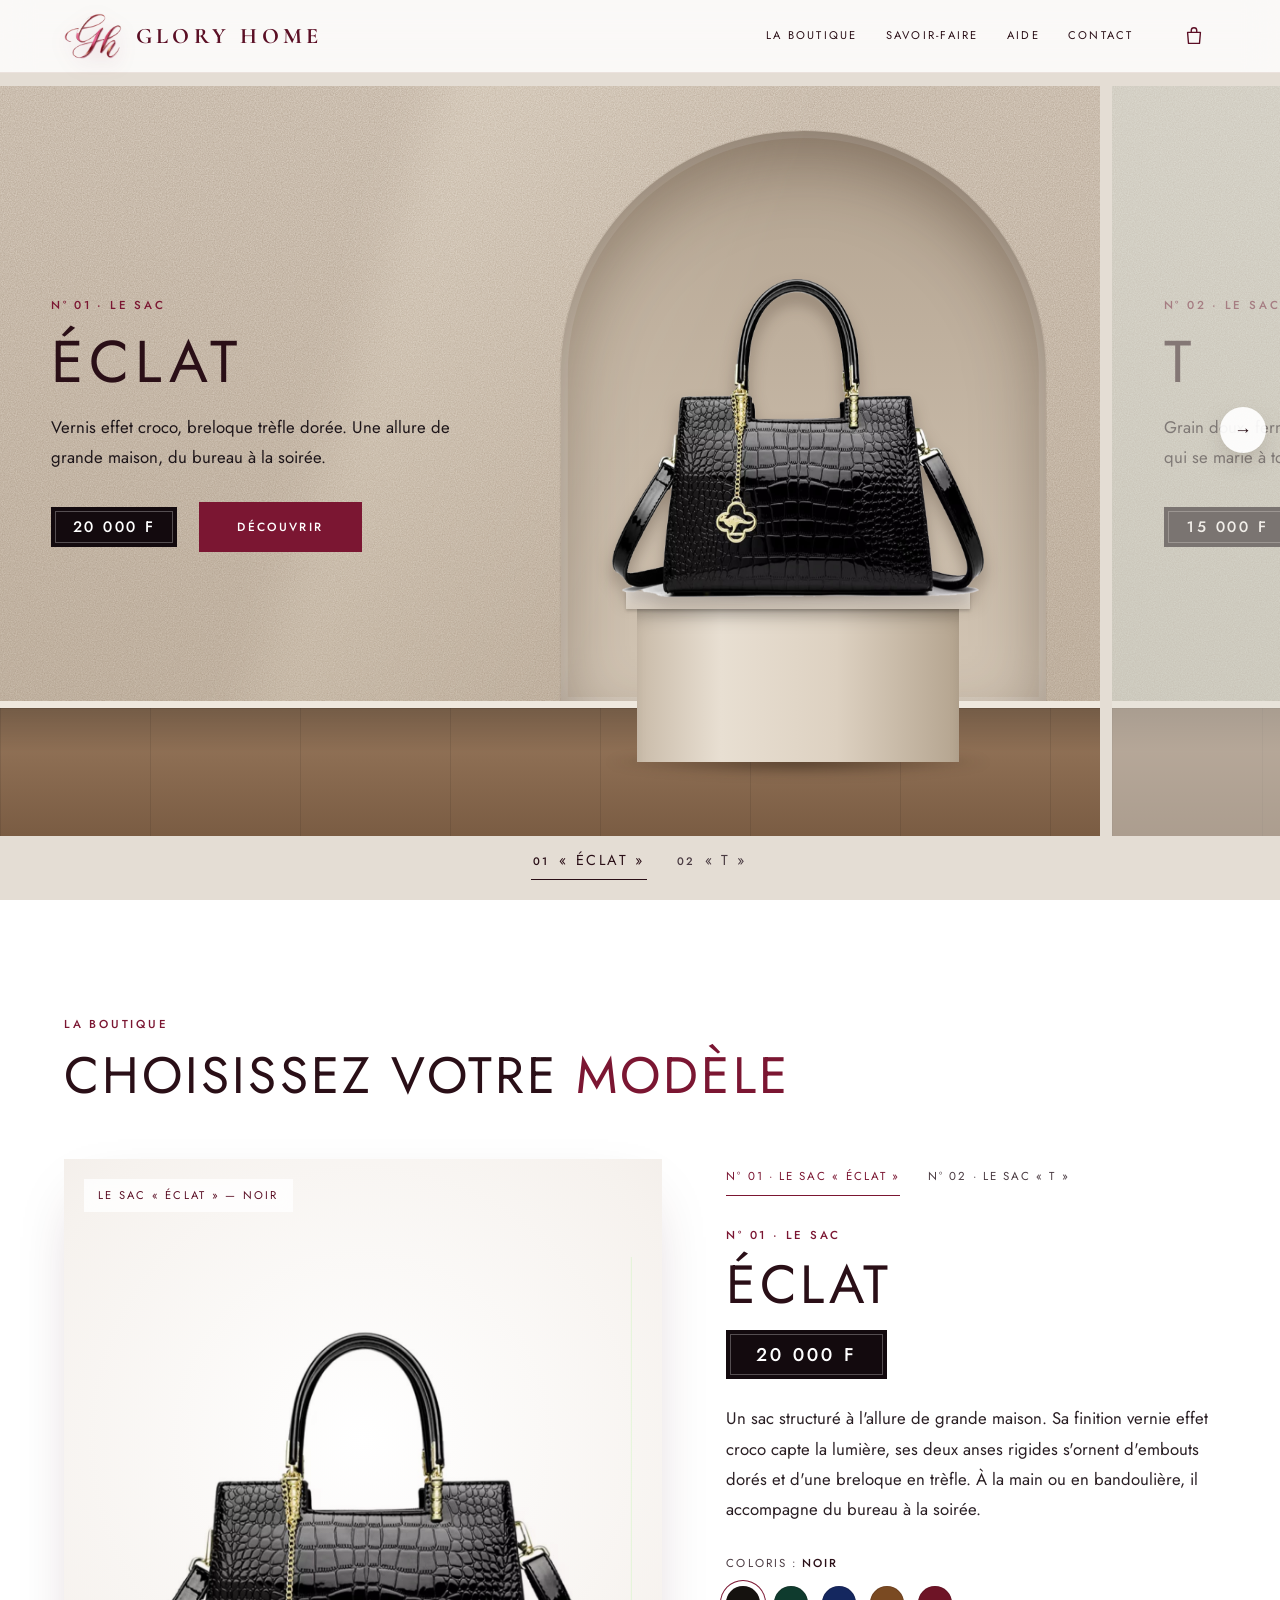
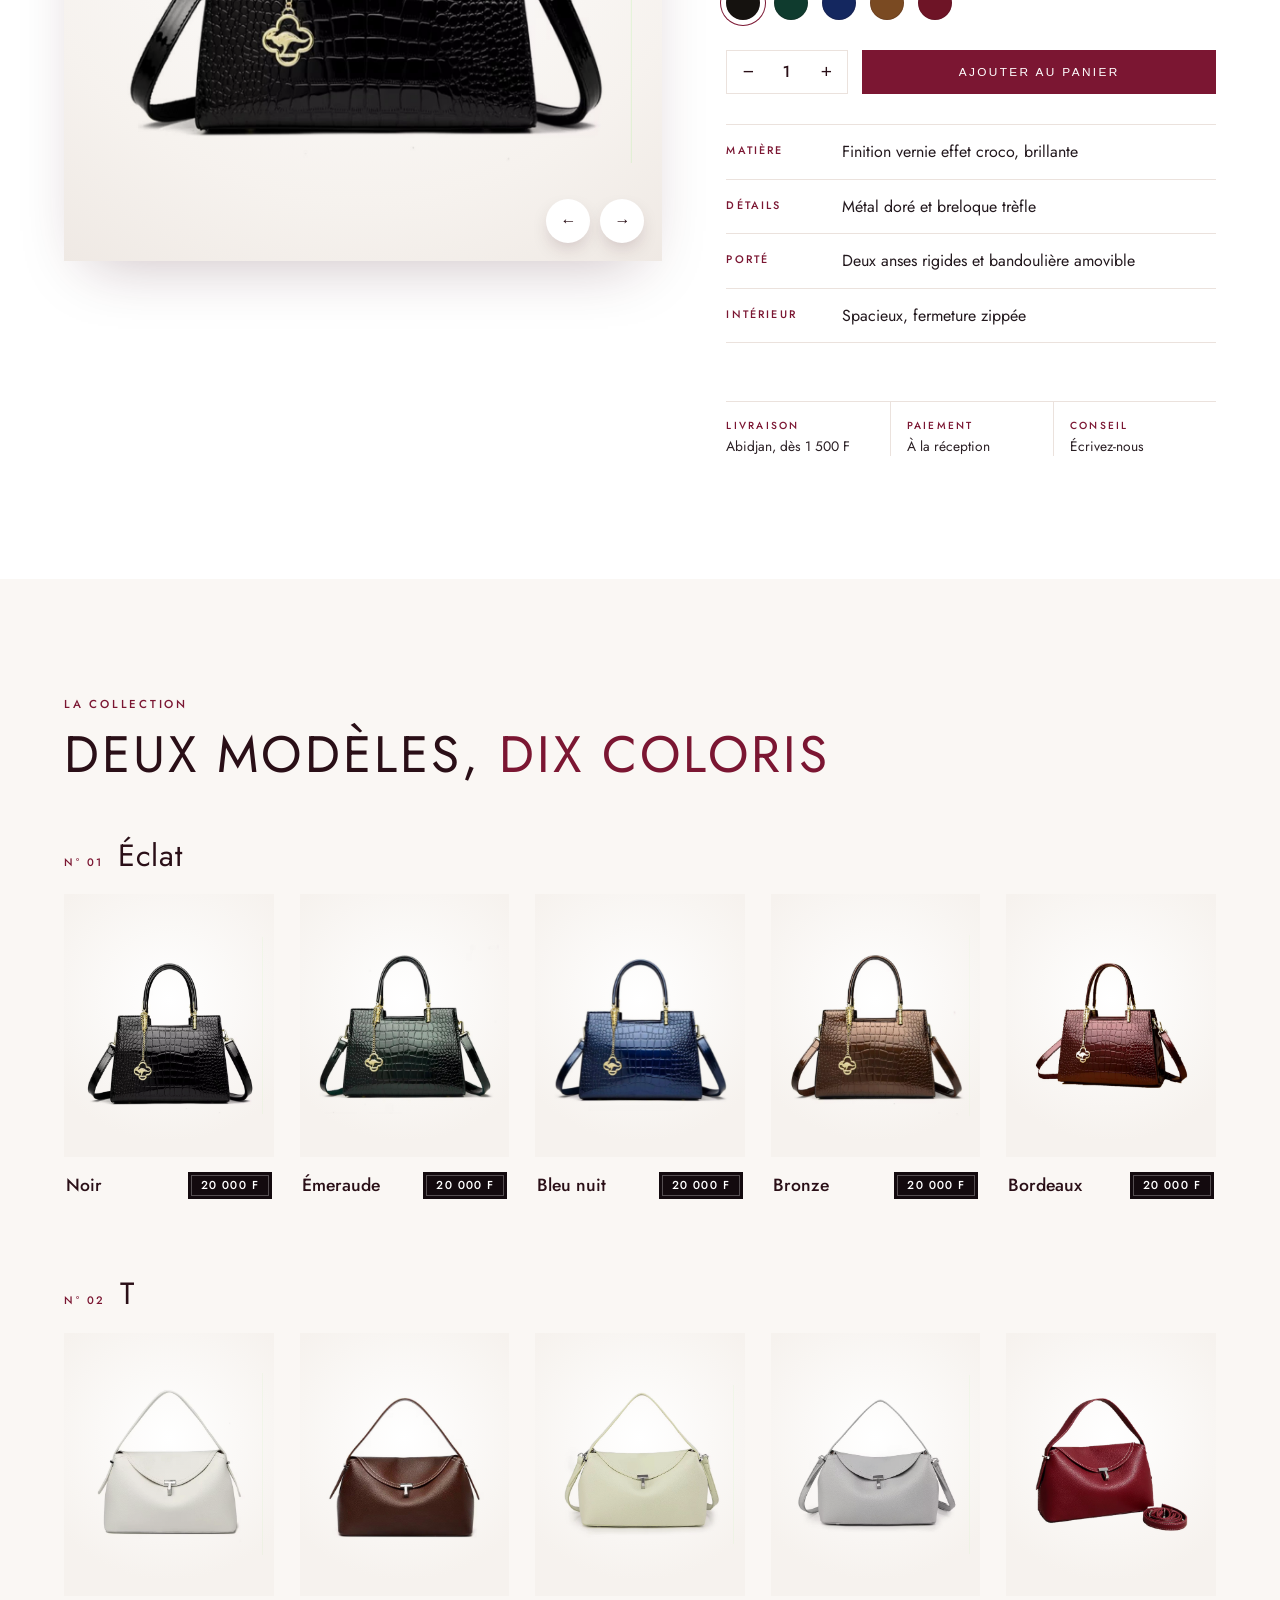
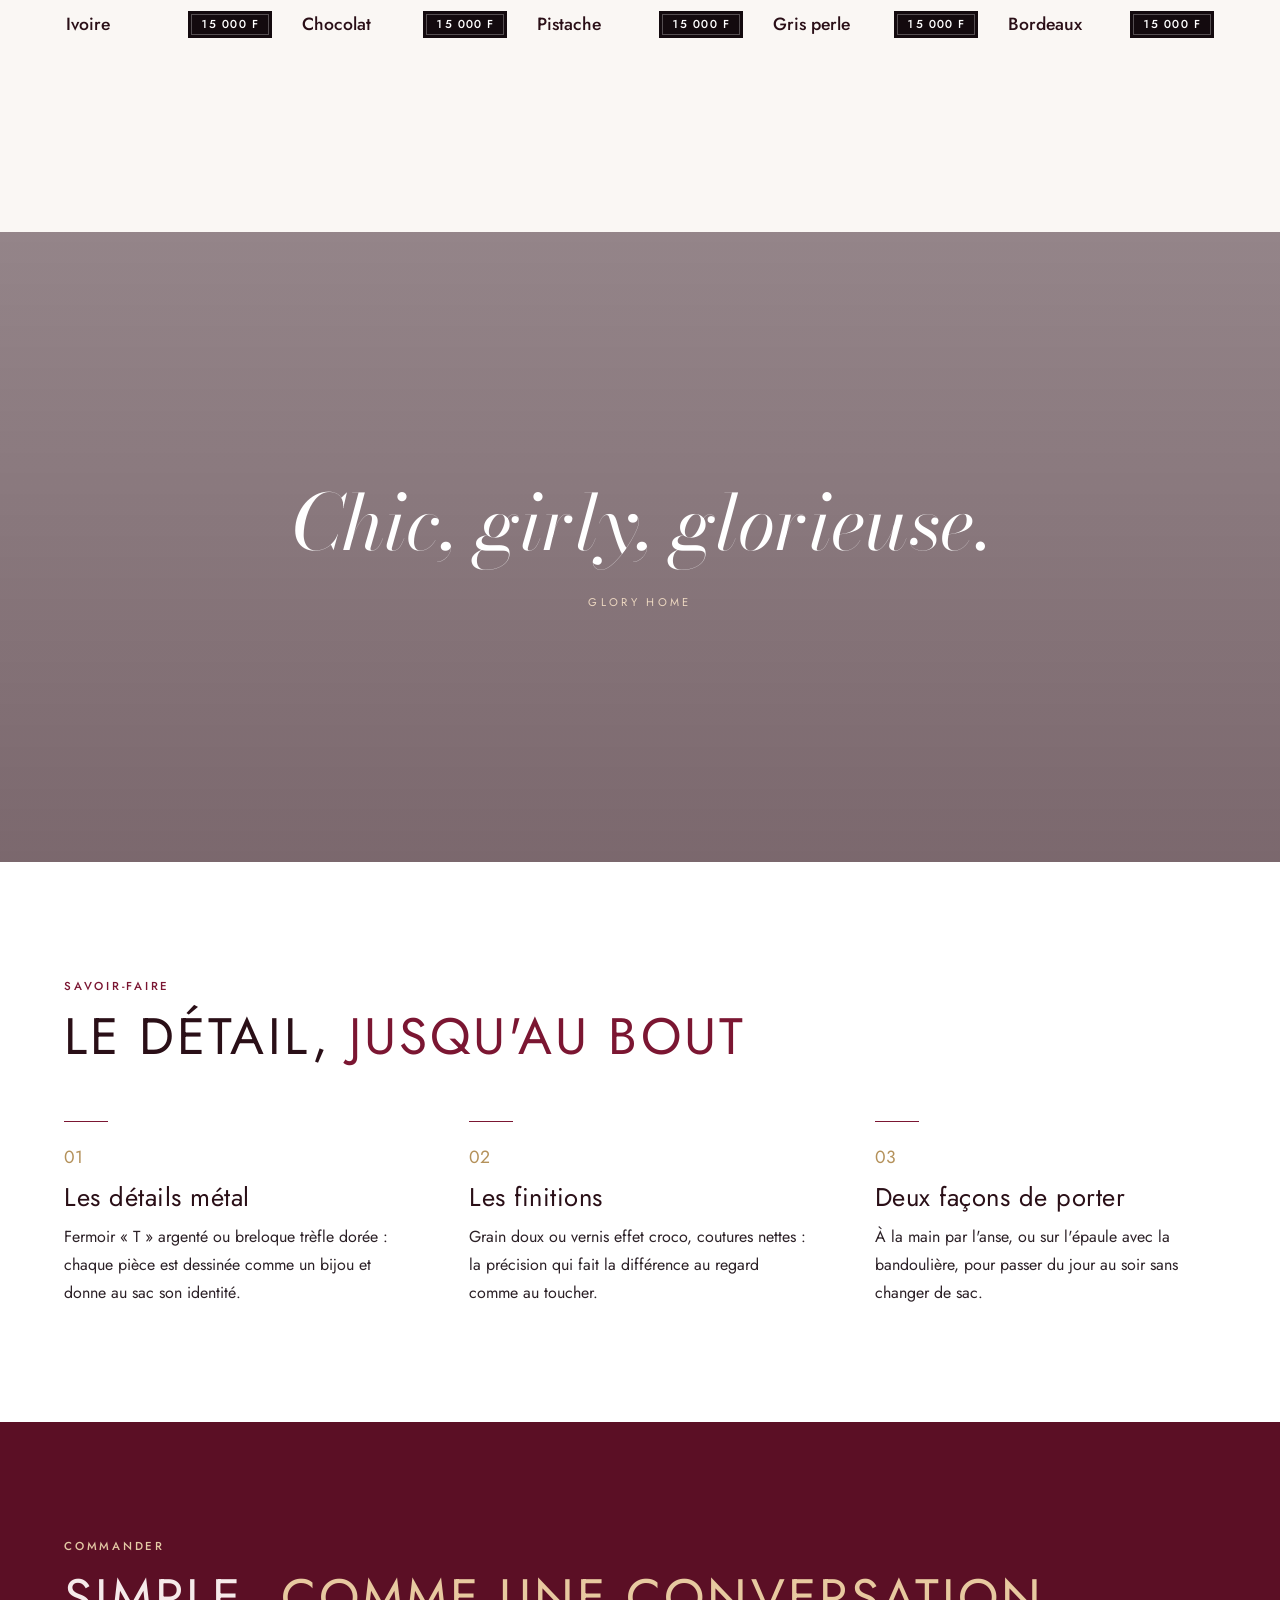
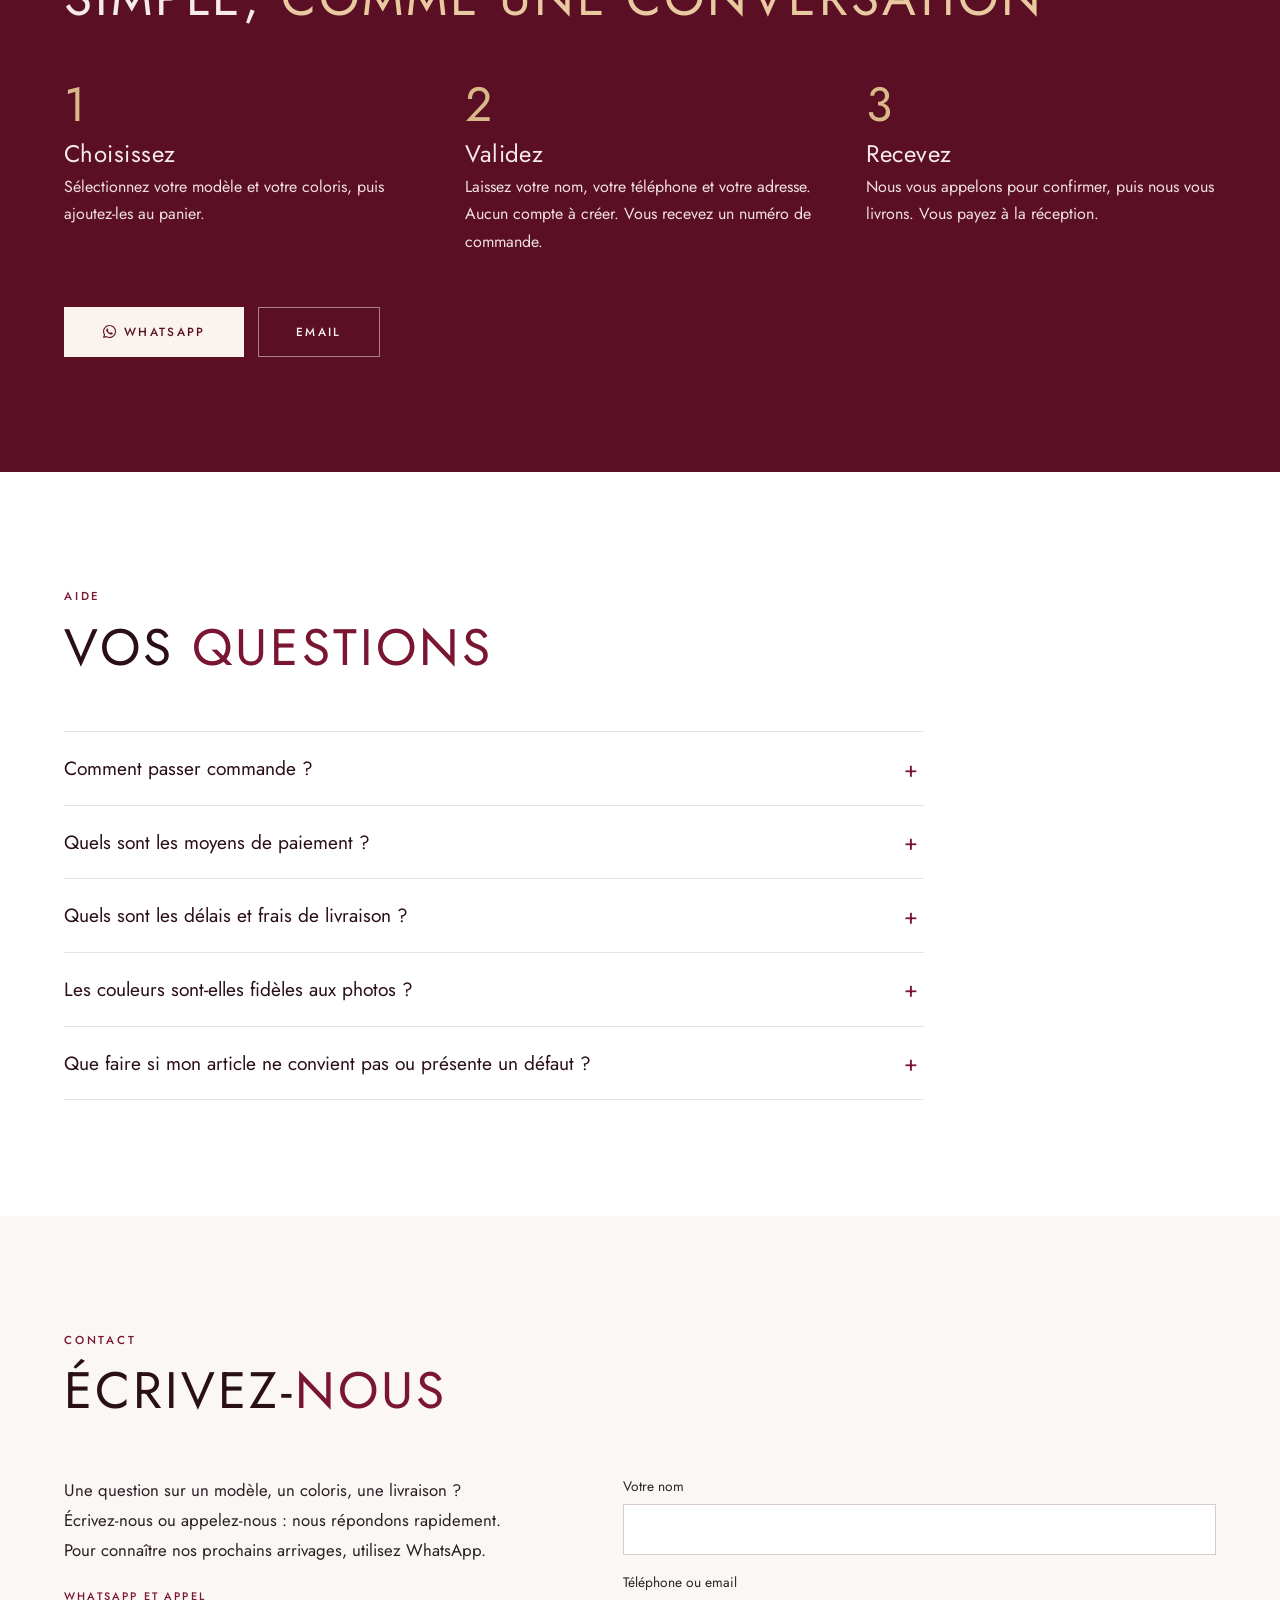
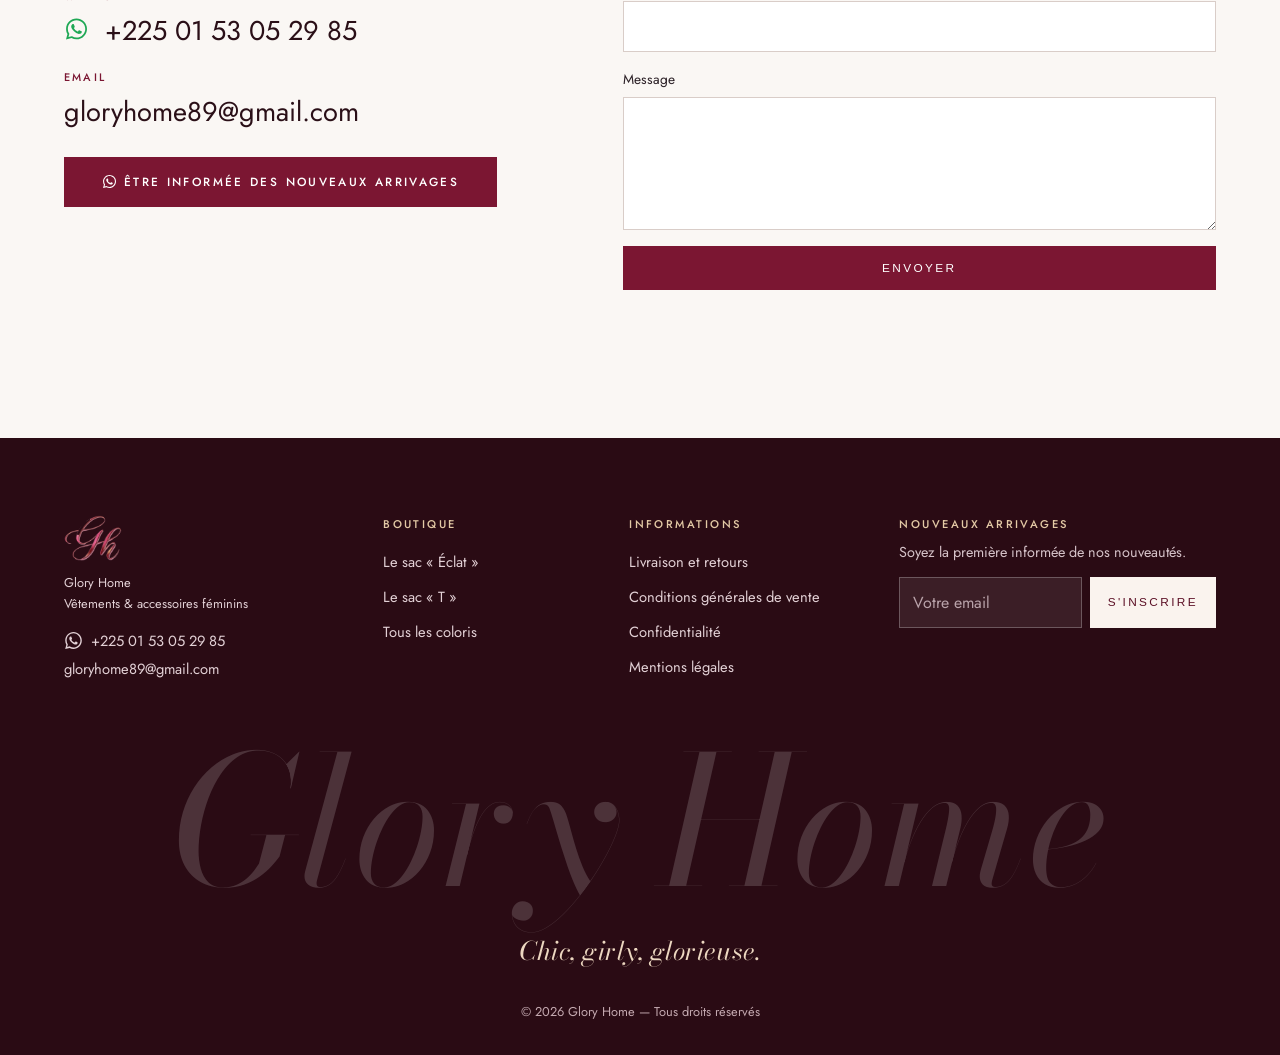
<file: index.html>
<!doctype html>
<html lang="fr">
<head>
  <meta charset="utf-8">
  <meta name="viewport" content="width=device-width, initial-scale=1">
  <title>Glory Home – Vêtements &amp; accessoires féminins</title>
  <meta name="description" content="Glory Home : maison de mode féminine. Sacs « Éclat » (20 000 F) et « T » (15 000 F), 10 coloris. Commande en ligne, paiement à la livraison.">
  <meta name="theme-color" content="#faf7f4">
  <link rel="canonical" href="https://www.gloryhome.example/">
  <meta property="og:type" content="website">
  <meta property="og:locale" content="fr_FR">
  <meta property="og:site_name" content="Glory Home">
  <meta property="og:title" content="Glory Home – Vêtements &amp; accessoires féminins">
  <meta property="og:description" content="Sacs « Éclat » et « T » : deux modèles signature, dix coloris. Commandez en ligne.">
  <meta property="og:image" content="https://www.gloryhome.example/images/trio-lifestyle.jpg">
  <meta name="twitter:card" content="summary_large_image">
  <link rel="icon" type="image/png" href="images/logo-mark-160.png">
  <link rel="preconnect" href="https://fonts.googleapis.com">
  <link rel="preconnect" href="https://fonts.gstatic.com" crossorigin>
  <link href="https://fonts.googleapis.com/css2?family=Bodoni+Moda:ital,wght@0,400;0,500;1,400;1,500&family=Cormorant+Garamond:wght@500;600;700&family=Jost:wght@300;400;500;600&display=swap" rel="stylesheet">
  <link rel="stylesheet" href="style.css">
  <script type="application/ld+json">
  {"@context":"https://schema.org","@graph":[
    {"@type":"Store","name":"Glory Home","description":"Vêtements & accessoires féminins","image":"https://www.gloryhome.example/images/logo-mark-160.png","url":"https://www.gloryhome.example/","priceRange":"15 000 F – 20 000 F","telephone":"+2250153052985","email":"gloryhome89@gmail.com"},
    {"@type":"Product","name":"Sac « Éclat »","image":"https://www.gloryhome.example/images/eclat-noir.jpg","description":"Sac structuré, finition vernie effet croco, breloque trèfle dorée, bandoulière amovible.","brand":{"@type":"Brand","name":"Glory Home"},"offers":{"@type":"Offer","priceCurrency":"XOF","price":"20000","availability":"https://schema.org/InStock","url":"https://www.gloryhome.example/#sac"}},
    {"@type":"Product","name":"Sac « T »","image":"https://www.gloryhome.example/images/sac-chocolat.jpg","description":"Sac à rabat, finition grainée, fermoir « T » argenté.","brand":{"@type":"Brand","name":"Glory Home"},"offers":{"@type":"Offer","priceCurrency":"XOF","price":"15000","availability":"https://schema.org/InStock","url":"https://www.gloryhome.example/#sac"}}
  ]}
  </script>
</head>
<body>
  <a class="skip" href="#sac">Aller à la boutique</a>

  <header class="header" id="header">
    <button class="burger" id="burger" aria-label="Menu" aria-expanded="false"><span></span><span></span></button>
    <nav class="nav" id="nav">
      <a href="#sac">La boutique</a>
      <a href="#savoir-faire">Savoir-faire</a>
      <a href="#faq">Aide</a>
      <a href="#contact">Contact</a>
    </nav>
    <a href="#top" class="brand" aria-label="Glory Home – accueil"><img src="images/logo-mark-160.png" alt=""><span>GLORY&nbsp;HOME</span></a>
    <div class="hr">
      <button class="cart-btn" id="cartBtn" aria-label="Ouvrir le panier">
        <svg viewBox="0 0 24 24" width="22" height="22" fill="none" stroke="currentColor" stroke-width="1.5" stroke-linecap="round" stroke-linejoin="round" aria-hidden="true"><path d="M5 8h14l-1 12H6L5 8Z"/><path d="M9 8V6a3 3 0 0 1 6 0v2"/></svg>
        <span class="cart-count" id="cartCount" hidden>0</span>
      </button>
    </div>
  </header>

  <main id="top">
    <!-- HERO : bannière qui circule entre les deux modèles -->
    <section class="hero" id="hero" aria-roledescription="carrousel" aria-label="Nos deux modèles">
      <h1 class="sr">Glory Home, vêtements et accessoires féminins</h1>

      <div class="slides">
        <article class="slide scene-eclat is-active" data-model="eclat" aria-label="Sac Éclat">
          <div class="set" aria-hidden="true"><i class="niche"></i><i class="beam"></i><i class="floor-plane"></i></div>
          <div class="s-copy">
            <p class="eyebrow">N° 01 · Le sac</p>
            <h2>Éclat</h2>
            <p class="s-desc">Vernis effet croco, breloque trèfle dorée. Une allure de grande maison, du bureau à la soirée.</p>
            <div class="s-row"><span class="price-tag" data-price="eclat"></span><a class="btn" href="#sac" data-go="eclat">Découvrir</a></div>
          </div>
          <div class="s-art">
            <img src="images/hero-eclat.png" alt="Sac Éclat noir, finition vernie effet croco" fetchpriority="high" draggable="false">
            <div class="stand" aria-hidden="true"><i class="stand-top"></i><i class="stand-body"></i></div>
          </div>
        </article>

        <article class="slide scene-t" data-model="t" aria-label="Sac T">
          <div class="set" aria-hidden="true"><i class="niche"></i><i class="beam"></i><i class="floor-plane"></i></div>
          <div class="s-copy">
            <p class="eyebrow">N° 02 · Le sac</p>
            <h2>T</h2>
            <p class="s-desc">Grain doux, fermoir argenté signature. Une ligne épurée qui se marie à toutes vos tenues.</p>
            <div class="s-row"><span class="price-tag" data-price="t"></span><a class="btn" href="#sac" data-go="t">Découvrir</a></div>
          </div>
          <div class="s-art">
            <img src="images/hero-t.png" alt="Sac T chocolat, fermoir argenté" fetchpriority="high" draggable="false">
            <div class="stand" aria-hidden="true"><i class="stand-top"></i><i class="stand-body"></i></div>
          </div>
        </article>
      </div>

      <button class="arrow arrow-prev" id="heroPrev" aria-label="Modèle précédent">←</button>
      <button class="arrow arrow-next" id="heroNext" aria-label="Modèle suivant">→</button>

      <div class="switch" role="tablist" aria-label="Choisir le modèle">
        <button class="sw is-active" role="tab" aria-selected="true" data-i="0"><span class="sw-n">01</span><span class="sw-t">« Éclat »</span></button>
        <button class="sw" role="tab" aria-selected="false" data-i="1"><span class="sw-n">02</span><span class="sw-t">« T »</span></button>
      </div>
    </section>

    <!-- BOUTIQUE -->
    <section class="shop" id="sac">
      <header class="head reveal">
        <span class="tab">La boutique</span>
        <h2>Choisissez votre <em>modèle</em></h2>
      </header>
      <div class="product">
        <div class="stage" id="stage">
          <img id="stageImg" src="images/eclat-noir.jpg" alt="Sac Éclat coloris Noir">
          <span class="stage-tag" id="stageTag">Noir</span>
          <div class="stage-nav">
            <button id="prev" aria-label="Coloris précédent">←</button>
            <button id="next" aria-label="Coloris suivant">→</button>
          </div>
        </div>

        <div class="details">
          <div class="tabs" id="tabs" role="tablist" aria-label="Modèles"></div>
          <p class="eyebrow" id="mNum"></p>
          <h3 id="mName"></h3>
          <p class="price price-tag" id="mPrice"></p>
          <p class="desc" id="mDesc"></p>

          <p class="label">Coloris : <strong id="colorName"></strong></p>
          <div class="swatches" id="swatches" role="radiogroup" aria-label="Coloris"></div>
          <p class="stock-note" id="stockNote" hidden></p>

          <div class="buy">
            <div class="qty" role="group" aria-label="Quantité">
              <button type="button" id="qtyMinus" aria-label="Diminuer la quantité">−</button>
              <span id="qty" aria-live="polite">1</span>
              <button type="button" id="qtyPlus" aria-label="Augmenter la quantité">+</button>
            </div>
            <button class="btn" id="add" type="button">Ajouter au panier</button>
          </div>

          <ul class="specs" id="specs"></ul>

                    <ul class="trust">
            <li><b>Livraison</b>Abidjan, dès 1 500 F</li>
            <li><b>Paiement</b>À la réception</li>
            <li><b>Conseil</b>Écrivez-nous</li>
          </ul>
        </div>
      </div>
    </section>

    <!-- COLORIS -->
    <section class="colors" id="coloris">
      <header class="head reveal">
        <span class="tab">La collection</span>
        <h2>Deux modèles, <em>dix coloris</em></h2>
      </header>
      <div class="grid" id="grid"></div>
    </section>

    <!-- ÉDITORIAL -->
    <section class="editorial">
      <div class="editorial-img" role="img" aria-label="Sacs Glory Home sur un socle"></div>
      <blockquote class="reveal">
        <p>Chic, girly, glorieuse.</p>
        <cite>Glory Home</cite>
      </blockquote>
    </section>

    <!-- SAVOIR-FAIRE -->
    <section class="craft" id="savoir-faire">
      <header class="head reveal">
        <span class="tab">Savoir-faire</span>
        <h2>Le détail, <em>jusqu'au bout</em></h2>
      </header>
      <div class="craft-grid">
        <article class="reveal"><span class="num">01</span><h3>Les détails métal</h3><p>Fermoir « T » argenté ou breloque trèfle dorée : chaque pièce est dessinée comme un bijou et donne au sac son identité.</p></article>
        <article class="reveal d1"><span class="num">02</span><h3>Les finitions</h3><p>Grain doux ou vernis effet croco, coutures nettes : la précision qui fait la différence au regard comme au toucher.</p></article>
        <article class="reveal d2"><span class="num">03</span><h3>Deux façons de porter</h3><p>À la main par l'anse, ou sur l'épaule avec la bandoulière, pour passer du jour au soir sans changer de sac.</p></article>
      </div>
    </section>

    <!-- COMMANDER -->
    <section class="order" id="commander">
      <header class="head reveal">
        <span class="tab">Commander</span>
        <h2>Simple, <em>comme une conversation</em></h2>
      </header>
      <ol class="steps">
        <li class="reveal"><span>1</span><h3>Choisissez</h3><p>Sélectionnez votre modèle et votre coloris, puis ajoutez-les au panier.</p></li>
        <li class="reveal d1"><span>2</span><h3>Validez</h3><p>Laissez votre nom, votre téléphone et votre adresse. Aucun compte à créer. Vous recevez un numéro de commande.</p></li>
        <li class="reveal d2"><span>3</span><h3>Recevez</h3><p>Nous vous appelons pour confirmer, puis nous vous livrons. Vous payez à la réception.</p></li>
      </ol>
      <div class="contact-links reveal">
        <a class="btn wa-ico" id="wa" href="#" target="_blank" rel="noopener">WhatsApp</a>
        <a class="btn ghost" id="mail" href="#">Email</a>
        <a class="btn ghost" id="insta" href="#" target="_blank" rel="noopener">Instagram</a>
      </div>
    </section>

    <!-- AIDE -->
    <section class="faq" id="faq">
      <header class="head reveal">
        <span class="tab">Aide</span>
        <h2>Vos <em>questions</em></h2>
      </header>
      <div class="faq-list reveal">
        <details><summary>Comment passer commande ?</summary><p>Ajoutez le sac et le coloris de votre choix au panier, puis laissez votre nom, votre téléphone et votre adresse. Aucun compte à créer. Nous vous appelons pour confirmer la commande avant la livraison.</p></details>
        <details><summary>Quels sont les moyens de paiement ?</summary><p>Le paiement se fait à la livraison, à la réception de votre commande. Rien n'est à payer en ligne.</p></details>
        <details><summary>Quels sont les délais et frais de livraison ?</summary><p>À Abidjan : 1 500 F pour Abatta, Bingerville, Faya, Angré et Cocody ; 2 000 F pour Koumassi, Port-Bouët, Yopougon, Abobo, Marcory et Treichville. Les expéditions hors d'Abidjan sont possibles : les frais vous sont confirmés par téléphone. Nous vous appelons aussi pour confirmer le délai.</p></details>
        <details><summary>Les couleurs sont-elles fidèles aux photos ?</summary><p>Nous photographions chaque coloris avec soin. De légères différences peuvent exister selon l'écran. En cas de doute, écrivez-nous : nous vous répondons rapidement.</p></details>
        <details><summary>Que faire si mon article ne convient pas ou présente un défaut ?</summary><p>Contactez-nous le plus tôt possible sur WhatsApp avec une photo : nous cherchons une solution avec vous. Les conditions complètes figurent dans les <a href="livraison-retours.html">conditions de livraison et de retour</a>.</p></details>
      </div>
    </section>

    <!-- CONTACT -->
    <section class="contact" id="contact">
      <header class="head reveal">
        <span class="tab">Contact</span>
        <h2>Écrivez-<em>nous</em></h2>
      </header>
      <div class="contact-grid">
        <div class="contact-side reveal">
          <p class="contact-intro">Une question sur un modèle, un coloris, une livraison ? Écrivez-nous ou appelez-nous : nous répondons rapidement. Pour connaître nos prochains arrivages, utilisez WhatsApp.</p>
          <ul class="contact-list">
            <li><span>WhatsApp et appel</span><a class="wa-ico" data-phone href="#"></a></li>
            <li><span>Email</span><a data-mail href="#"></a></li>
          </ul>
          <a class="btn wa-ico" id="waNews" href="#" target="_blank" rel="noopener">Être informée des nouveaux arrivages</a>
        </div>
        <form class="form reveal" id="contactForm">
          <label>Votre nom<input name="name" required maxlength="80" autocomplete="name"></label>
          <label>Téléphone ou email<input name="contact" required maxlength="120" autocomplete="email"></label>
          <label>Message<textarea name="message" rows="4" required maxlength="2000"></textarea></label>
          <input class="hp" name="website" tabindex="-1" autocomplete="off" aria-hidden="true">
          <button class="btn" type="submit">Envoyer</button>
          <p class="form-msg" role="status"></p>
        </form>
      </div>
    </section>
  </main>

  <footer class="footer">
    <div class="foot-grid">
      <div class="foot-brand">
        <img class="footer-mark" src="images/logo-mark-160.png" alt="">
        <p>Glory Home<br>Vêtements &amp; accessoires féminins</p>
        <p class="foot-contact"><a class="wa-ico" data-phone href="#"></a><br><a data-mail href="#"></a></p>
      </div>
      <nav class="foot-col" aria-label="Boutique">
        <h4>Boutique</h4>
        <a href="#sac">Le sac « Éclat »</a>
        <a href="#sac">Le sac « T »</a>
        <a href="#coloris">Tous les coloris</a>
      </nav>
      <nav class="foot-col" aria-label="Informations">
        <h4>Informations</h4>
        <a href="livraison-retours.html">Livraison et retours</a>
        <a href="cgv.html">Conditions générales de vente</a>
        <a href="confidentialite.html">Confidentialité</a>
        <a href="mentions-legales.html">Mentions légales</a>
      </nav>
      <form class="foot-news" id="newsletter">
        <h4>Nouveaux arrivages</h4>
        <p>Soyez la première informée de nos nouveautés.</p>
        <div class="news-row"><input type="email" name="email" placeholder="Votre email" required aria-label="Votre email" autocomplete="email"><button class="btn" type="submit">S'inscrire</button></div>
        <input class="hp" name="website" tabindex="-1" autocomplete="off" aria-hidden="true">
        <p class="form-msg" role="status"></p>
      </form>
    </div>
    <p class="giant" aria-hidden="true">Glory Home</p>
    <p class="slogan">Chic, girly, glorieuse.</p>
    <p class="copy">© <span id="year"></span> Glory Home — Tous droits réservés</p>
  </footer>

  <!-- Panier -->
  <div class="overlay" id="overlay" hidden></div>
  <aside class="drawer" id="cart" aria-label="Panier" aria-hidden="true">
    <header class="drawer-head"><h2>Votre panier</h2><button id="cartClose" class="x" aria-label="Fermer le panier">✕</button></header>
    <div class="drawer-body">
      <div class="empty" id="cartEmpty"><p>Votre panier est vide.</p><button class="btn ghost" id="keepShopping" type="button">Voir les sacs</button></div>
      <ul class="lines" id="cartList"></ul>
    </div>
    <div class="drawer-foot" id="cartFoot" hidden>
      <dl class="totals">
        <div><dt>Sous-total</dt><dd id="cartSub"></dd></div>
        <div><dt>Livraison</dt><dd id="cartDelivery"></dd></div>
      </dl>
      <p class="cart-note">Les frais exacts sont calculés à l'étape suivante, selon votre commune.</p>
      <button class="btn btn-block" id="goCheckout" type="button">Passer la commande</button>
    </div>
  </aside>

  <!-- Commande -->
  <dialog class="checkout" id="checkout" aria-labelledby="coTitle">
    <button class="x" id="checkoutClose" type="button" aria-label="Fermer">✕</button>
    <form id="orderForm" class="co-grid">
      <div class="co-main">
        <h2 id="coTitle">Finaliser ma commande</h2>
        <fieldset><legend>Vos coordonnées</legend>
          <label>Nom complet<input name="name" required maxlength="80" autocomplete="name"></label>
          <label>Téléphone (WhatsApp de préférence)<input name="phone" type="tel" required maxlength="25" autocomplete="tel" inputmode="tel"></label>
          <label>Email (facultatif)<input name="email" type="email" maxlength="120" autocomplete="email"></label>
        </fieldset>
        <fieldset><legend>Livraison</legend>
          <label>Commune de livraison<select name="zone" id="zone" required><option value="" disabled selected>Choisissez votre commune</option></select></label>
          <label id="cityWrap" hidden>Ville de destination (expédition)<input id="cityIn" name="city" maxlength="80" autocomplete="address-level2"></label>
          <label>Quartier et adresse<input name="address" required maxlength="200" autocomplete="street-address"></label>
          <label>Précisions pour le livreur (facultatif)<textarea name="notes" rows="2" maxlength="300"></textarea></label>
        </fieldset>
        <fieldset><legend>Paiement</legend>
          <div id="payList"></div>
        </fieldset>
        <label class="check"><input type="checkbox" name="cgv" required><span>J'ai lu et j'accepte les <a href="cgv.html" target="_blank" rel="noopener">conditions générales de vente</a>.</span></label>
        <input class="hp" name="website" tabindex="-1" autocomplete="off" aria-hidden="true">
      </div>
      <aside class="co-side">
        <h3>Récapitulatif</h3>
        <ul class="sum" id="sumList"></ul>
        <dl class="totals">
          <div><dt>Sous-total</dt><dd id="sumSub"></dd></div>
          <div><dt>Livraison</dt><dd id="sumDelivery"></dd></div>
          <div class="grand"><dt>Total</dt><dd id="sumTotal"></dd></div>
        </dl>
        <p class="co-note" id="coNote"></p>
        <p class="form-error" id="formError" role="alert" hidden></p>
        <button class="btn btn-block" id="submitOrder" type="submit">Confirmer la commande</button>
      </aside>
    </form>
    <div class="done" id="done" hidden>
      <div class="tick" aria-hidden="true">✓</div>
      <h2>Commande enregistrée</h2>
      <p>Merci ! Gardez votre numéro de commande :</p>
      <p class="num" id="doneNum"></p>
      <p>Total : <b id="doneTotal"></b></p>
      <p class="done-help">Nous vous appelons très bientôt pour confirmer votre commande avant la livraison. Vous payez à la réception. Pour aller plus vite, vous pouvez aussi nous écrire sur WhatsApp.</p>
      <a class="btn ghost btn-block wa-ico" id="doneWa" href="#" target="_blank" rel="noopener">Écrire aussi sur WhatsApp (facultatif)</a>
      <button class="link-btn" id="doneClose" type="button">Fermer</button>
    </div>
  </dialog>

  <div class="toast" id="toast" role="status" aria-live="polite"></div>

  <script src="config.js"></script>
  <script src="catalog.js"></script>
  <script src="api.js"></script>
  <script src="script.js"></script>
  <script src="shop.js"></script>
</body>
</html>
</file>
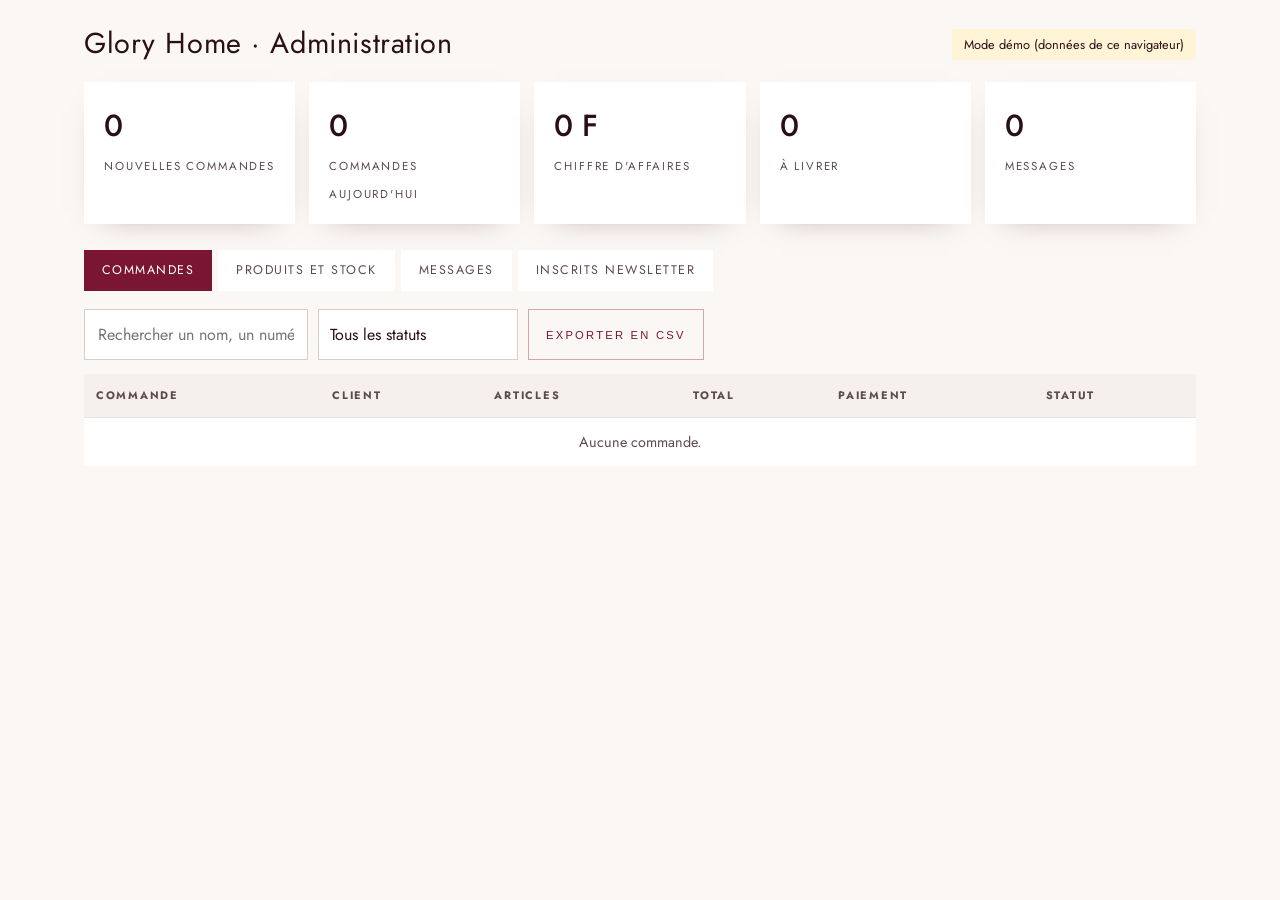
<file: admin.html>
<!doctype html>
<html lang="fr">
<head>
  <meta charset="utf-8">
  <meta name="viewport" content="width=device-width, initial-scale=1">
  <meta name="robots" content="noindex, nofollow">
  <title>Administration – Glory Home</title>
  <link rel="icon" type="image/png" href="images/logo-mark-160.png">
  <link rel="preconnect" href="https://fonts.googleapis.com">
  <link rel="preconnect" href="https://fonts.gstatic.com" crossorigin>
  <link href="https://fonts.googleapis.com/css2?family=Jost:wght@300;400;500;600&display=swap" rel="stylesheet">
  <link rel="stylesheet" href="style.css">
  <style>
    body { background: var(--ivory); }
    .adm { max-width: 1240px; margin: 0 auto; padding: 28px var(--pad) 80px; }
    .adm-top { display: flex; justify-content: space-between; align-items: center; gap: 16px; flex-wrap: wrap; margin-bottom: 22px; }
    .adm-top h1 { font-size: 1.8rem; }
    .adm-mode { font-size: .8rem; padding: 6px 12px; background: #fff4d6; }
    .adm-mode.live { background: #e3f4e8; }
    .login { max-width: 380px; margin: 14vh auto; display: grid; gap: 14px; background: #fff; padding: 32px; box-shadow: var(--shadow); }
    .kpis { display: grid; grid-template-columns: repeat(auto-fit, minmax(170px, 1fr)); gap: 14px; margin-bottom: 26px; }
    .kpi { background: #fff; padding: 18px 20px; box-shadow: 0 10px 30px -22px rgba(60, 15, 30, .5); }
    .kpi b { display: block; font-family: var(--display); font-size: 1.9rem; font-weight: 500; }
    .kpi span { font-size: .72rem; letter-spacing: .16em; text-transform: uppercase; color: #5c4a51; }
    .tabsbar { display: flex; gap: 6px; margin-bottom: 18px; flex-wrap: wrap; }
    .tabsbar button { font: inherit; font-size: .78rem; letter-spacing: .12em; text-transform: uppercase; padding: 10px 18px; border: 0; background: #fff; cursor: pointer; color: #5c4a51; }
    .tabsbar button.on { background: var(--bord); color: #fff; }
    .tools { display: flex; gap: 10px; flex-wrap: wrap; margin-bottom: 14px; }
    .tools input, .tools select { width: auto; min-width: 200px; }
    select { font: inherit; background: #fff; border: 0; box-shadow: inset 0 0 0 1px #d9cdc8; padding: 10px 12px; }
    .tbl { width: 100%; background: #fff; border-collapse: collapse; font-size: .9rem; }
    .tbl th { text-align: left; font-size: .68rem; letter-spacing: .16em; text-transform: uppercase; color: #5c4a51; padding: 12px; background: #f6f0ec; }
    .tbl td { padding: 12px; border-top: 1px solid var(--hair); vertical-align: top; }
    .tbl .num { font-weight: 600; white-space: nowrap; }
    .wrap { overflow-x: auto; }
    .pill { display: inline-block; padding: 3px 10px; font-size: .72rem; letter-spacing: .08em; text-transform: uppercase; background: #eee; }
    .pill.nouvelle { background: #fde7ee; color: var(--bord-dark); }
    .pill.annulee { background: #eee; color: #777; }
    .pill.livree { background: #e3f4e8; color: #1f6b3a; }
    .muted { color: #5c4a51; font-size: .82rem; }
    .adm .btn { padding: 10px 18px; font-size: .7rem; }
    .adm .num-in { width: 110px; }
    .empty-row { text-align: center; padding: 40px; color: #5c4a51; }
    [hidden] { display: none !important; }
  </style>
</head>
<body>
  <section class="login" id="login" hidden>
    <h1>Administration</h1>
    <p class="muted">Connectez-vous avec le compte administrateur.</p>
    <label>Email<input id="email" type="email" autocomplete="username" required></label>
    <label>Mot de passe<input id="pwd" type="password" autocomplete="current-password" required></label>
    <p class="form-error" id="loginErr" hidden></p>
    <button class="btn" id="loginBtn" type="button">Se connecter</button>
  </section>

  <div class="adm" id="app" hidden>
    <div class="adm-top">
      <h1>Glory Home · Administration</h1>
      <div><span class="adm-mode" id="mode"></span> <button class="btn ghost" id="logout" type="button" hidden>Déconnexion</button></div>
    </div>
    <div class="kpis" id="kpis"></div>
    <div class="tabsbar" id="tabsbar">
      <button class="on" data-t="orders">Commandes</button>
      <button data-t="products">Produits et stock</button>
      <button data-t="messages">Messages</button>
      <button data-t="subs">Inscrits newsletter</button>
    </div>

    <section id="t-orders">
      <div class="tools">
        <input id="q" placeholder="Rechercher un nom, un numéro, un téléphone" aria-label="Rechercher">
        <select id="statusFilter" aria-label="Filtrer par statut"></select>
        <button class="btn ghost" id="csv" type="button">Exporter en CSV</button>
      </div>
      <div class="wrap"><table class="tbl"><thead><tr><th>Commande</th><th>Client</th><th>Articles</th><th>Total</th><th>Paiement</th><th>Statut</th></tr></thead><tbody id="orders"></tbody></table></div>
    </section>

    <section id="t-products" hidden>
      <p class="muted" id="prodNote"></p>
      <div class="wrap"><table class="tbl"><thead><tr><th>Produit</th><th>Prix (F)</th><th>Coloris et stock</th><th></th></tr></thead><tbody id="prods"></tbody></table></div>
    </section>

    <section id="t-messages" hidden><div class="wrap"><table class="tbl"><thead><tr><th>Date</th><th>Nom</th><th>Contact</th><th>Message</th></tr></thead><tbody id="msgs"></tbody></table></div></section>
    <section id="t-subs" hidden><div class="wrap"><table class="tbl"><thead><tr><th>Email</th><th>Inscrit le</th></tr></thead><tbody id="subs"></tbody></table></div></section>
  </div>

  <script src="config.js"></script>
  <script src="catalog.js"></script>
  <script src="api.js"></script>
  <script src="admin.js"></script>
</body>
</html>
</file>
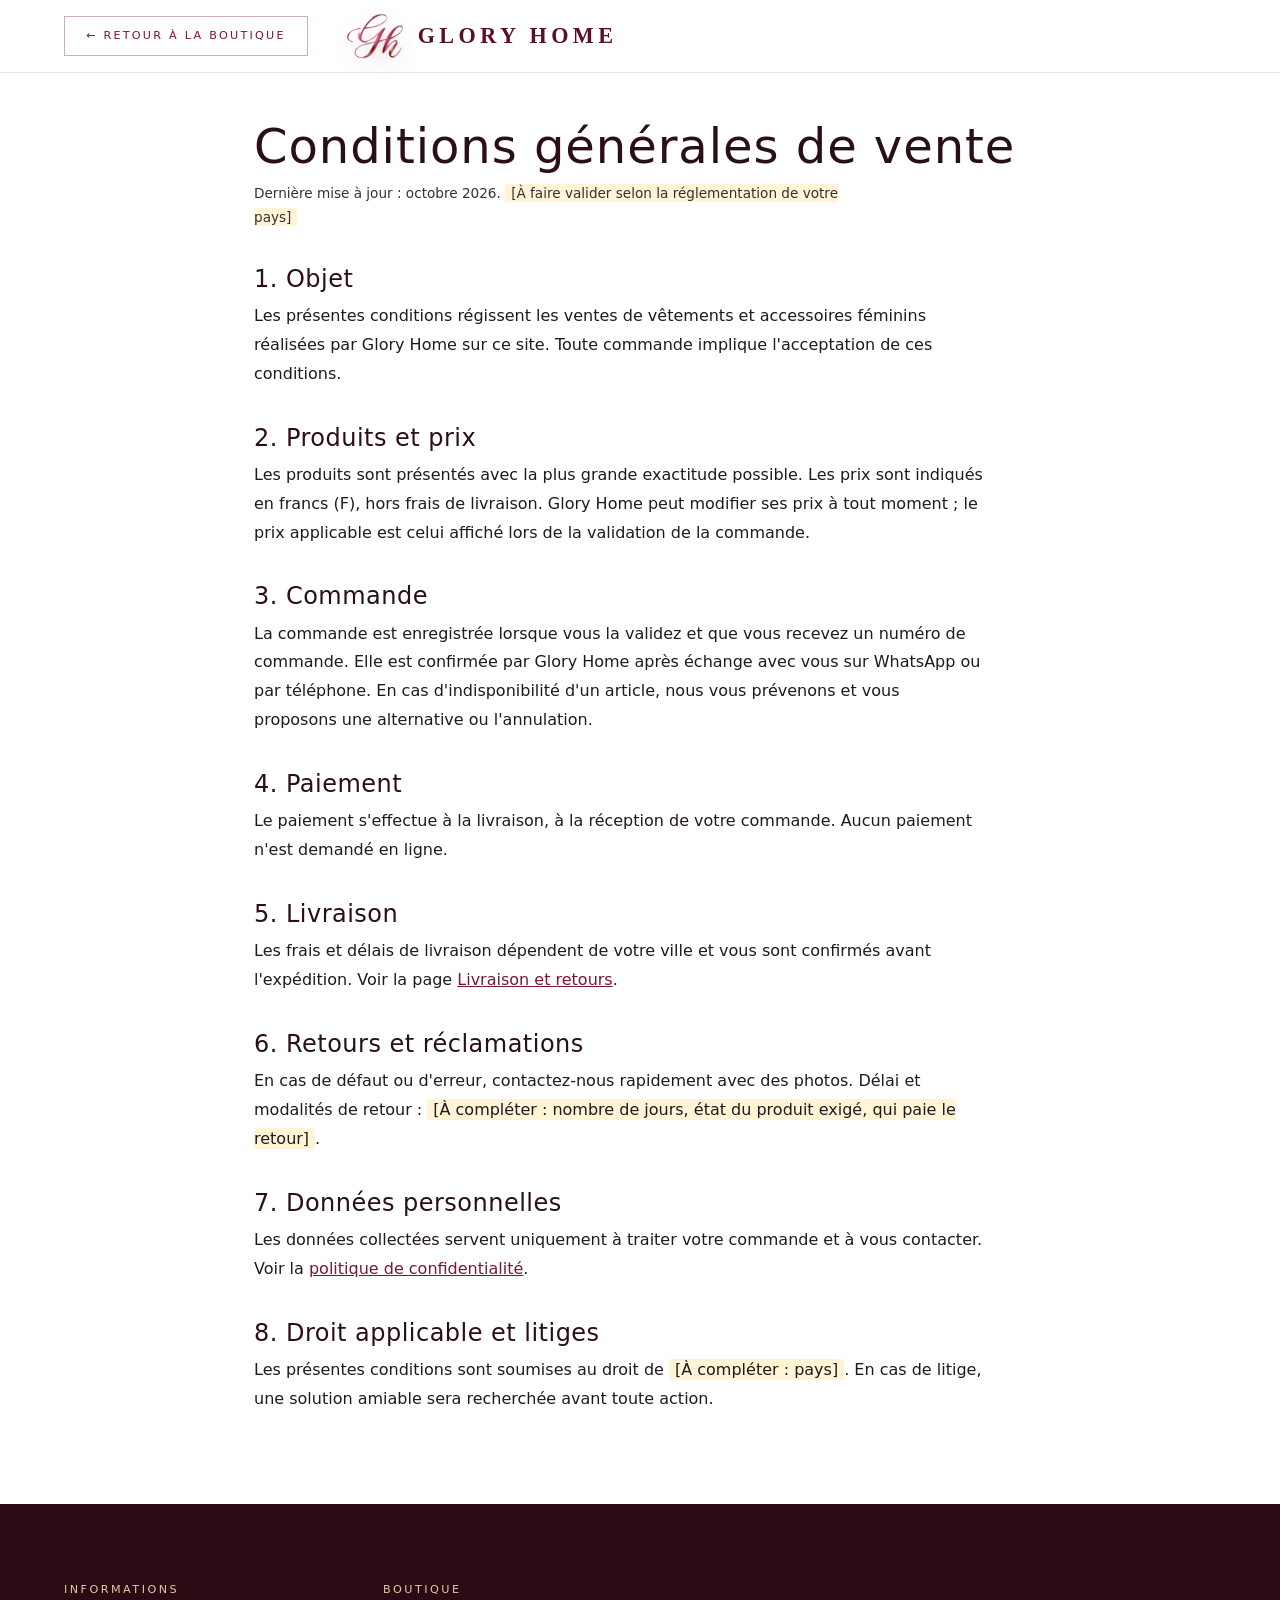
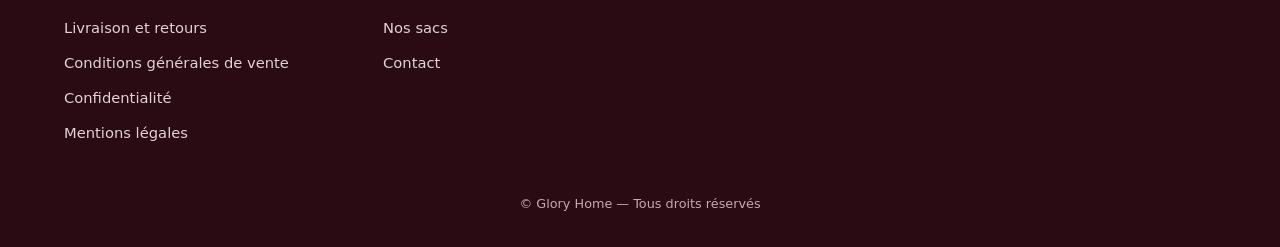
<file: cgv.html>
<!doctype html>
<html lang="fr">
<head>
  <meta charset="utf-8">
  <meta name="viewport" content="width=device-width, initial-scale=1">
  <title>Conditions générales de vente – Glory Home</title>
  <meta name="description" content="Conditions générales de vente de Glory Home.">
  <meta name="theme-color" content="#faf7f4">
  <link rel="icon" type="image/png" href="images/logo-mark-160.png">
  <link rel="preconnect" href="https://fonts.googleapis.com">
  <link rel="preconnect" href="https://fonts.gstatic.com" crossorigin>
  <link href="https://fonts.googleapis.com/css2?family=Inter:wght@300;400;500;600&family=Playfair+Display:ital,wght@0,400;0,500;0,600;1,400;1,500&display=swap" rel="stylesheet">
  <link rel="stylesheet" href="style.css">
</head>
<body>
  <header class="header solid">
    <a class="header-cta" href="index.html">← Retour à la boutique</a>
    <a href="index.html" class="brand" aria-label="Glory Home – accueil"><img src="images/logo-mark-160.png" alt=""><span>GLORY&nbsp;HOME</span></a>
    <span></span>
  </header>
  <main class="page">
    <div class="legal">
    <h1>Conditions générales de vente</h1>
    <p class="updated">Dernière mise à jour : octobre 2026. <span class="todo">[À faire valider selon la réglementation de votre pays]</span></p>
    <h2>1. Objet</h2>
    <p>Les présentes conditions régissent les ventes de vêtements et accessoires féminins réalisées par Glory Home sur ce site. Toute commande implique l'acceptation de ces conditions.</p>
    <h2>2. Produits et prix</h2>
    <p>Les produits sont présentés avec la plus grande exactitude possible. Les prix sont indiqués en francs (F), hors frais de livraison. Glory Home peut modifier ses prix à tout moment ; le prix applicable est celui affiché lors de la validation de la commande.</p>
    <h2>3. Commande</h2>
    <p>La commande est enregistrée lorsque vous la validez et que vous recevez un numéro de commande. Elle est confirmée par Glory Home après échange avec vous sur WhatsApp ou par téléphone. En cas d'indisponibilité d'un article, nous vous prévenons et vous proposons une alternative ou l'annulation.</p>
    <h2>4. Paiement</h2>
    <p>Le paiement s'effectue à la livraison, à la réception de votre commande. Aucun paiement n'est demandé en ligne.</p>
    <h2>5. Livraison</h2>
    <p>Les frais et délais de livraison dépendent de votre ville et vous sont confirmés avant l'expédition. Voir la page <a href="livraison-retours.html">Livraison et retours</a>.</p>
    <h2>6. Retours et réclamations</h2>
    <p>En cas de défaut ou d'erreur, contactez-nous rapidement avec des photos. Délai et modalités de retour : <span class="todo">[À compléter : nombre de jours, état du produit exigé, qui paie le retour]</span>.</p>
    <h2>7. Données personnelles</h2>
    <p>Les données collectées servent uniquement à traiter votre commande et à vous contacter. Voir la <a href="confidentialite.html">politique de confidentialité</a>.</p>
    <h2>8. Droit applicable et litiges</h2>
    <p>Les présentes conditions sont soumises au droit de <span class="todo">[À compléter : pays]</span>. En cas de litige, une solution amiable sera recherchée avant toute action.</p>
    </div>
  </main>
  <footer class="footer"><div class="foot-grid">
    <nav class="foot-col" aria-label="Informations"><h4>Informations</h4><a href="livraison-retours.html">Livraison et retours</a><a href="cgv.html">Conditions générales de vente</a><a href="confidentialite.html">Confidentialité</a><a href="mentions-legales.html">Mentions légales</a></nav>
    <nav class="foot-col" aria-label="Boutique"><h4>Boutique</h4><a href="index.html#sac">Nos sacs</a><a href="index.html#contact">Contact</a></nav>
  </div><p class="copy">© Glory Home — Tous droits réservés</p></footer>
</body>
</html>
</file>
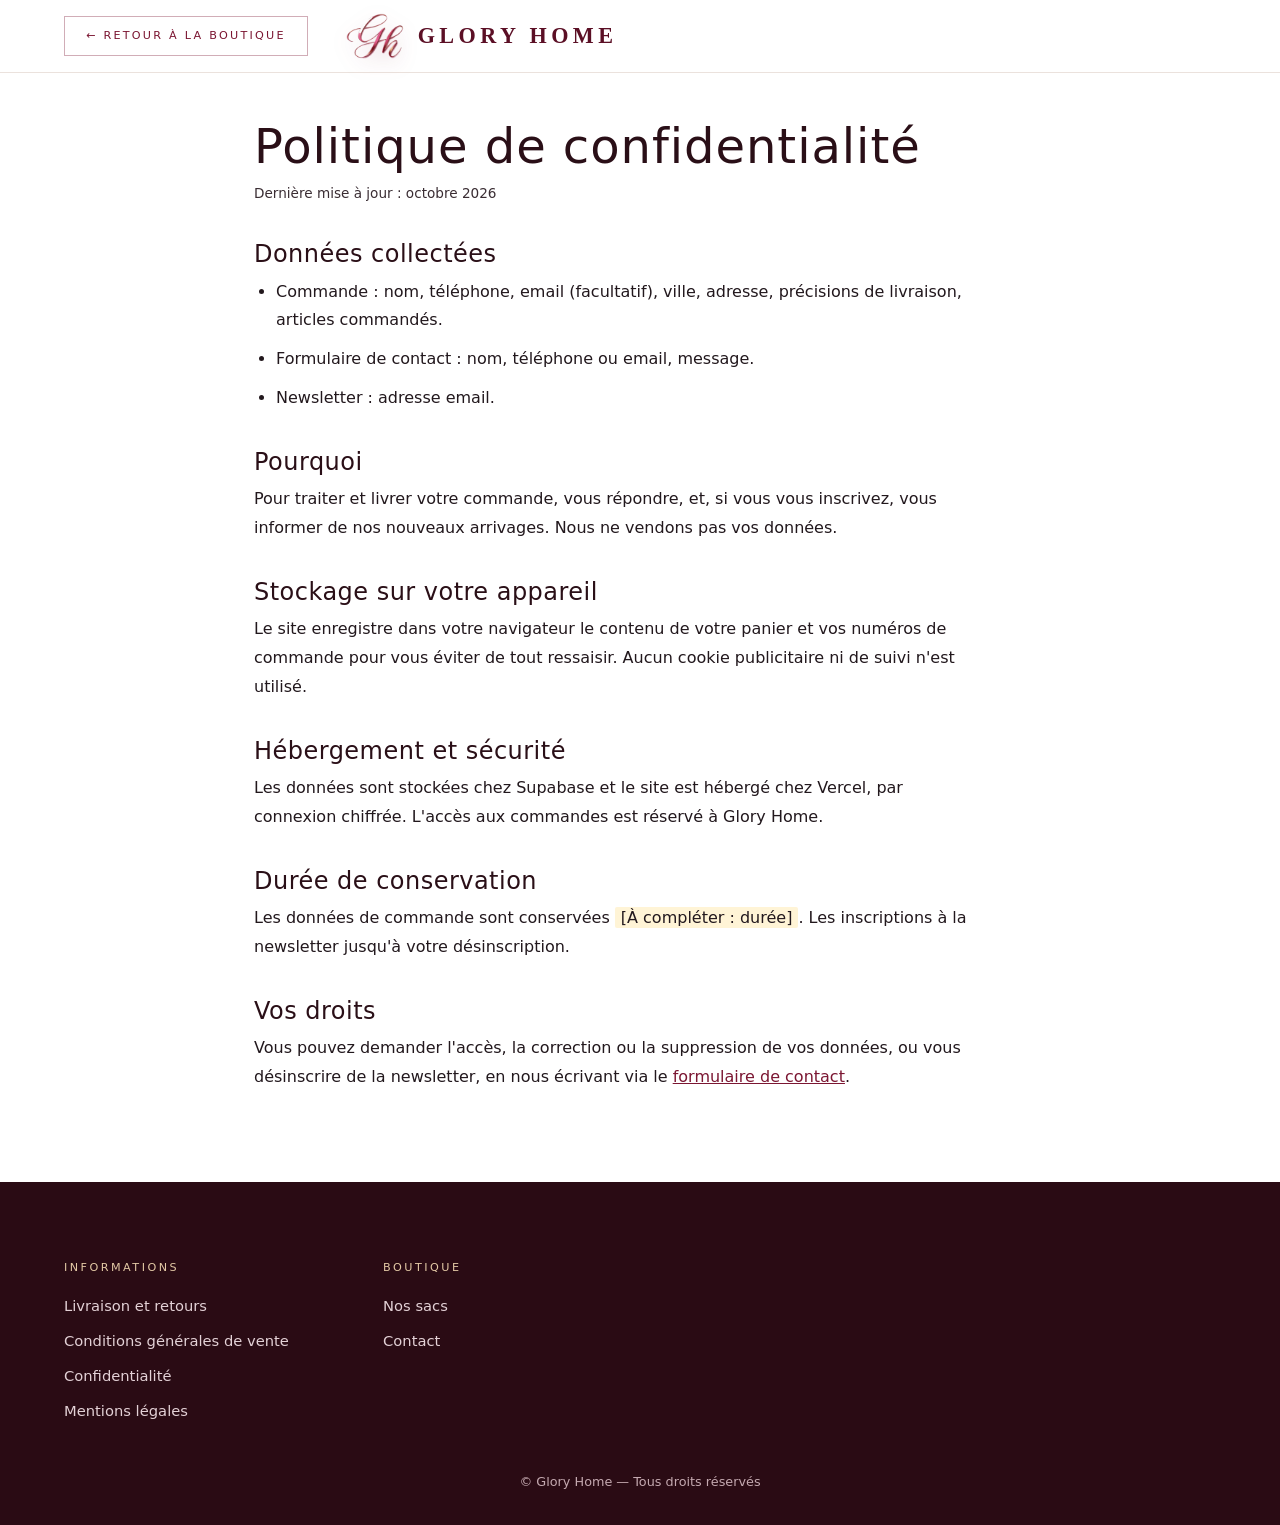
<file: confidentialite.html>
<!doctype html>
<html lang="fr">
<head>
  <meta charset="utf-8">
  <meta name="viewport" content="width=device-width, initial-scale=1">
  <title>Politique de confidentialité – Glory Home</title>
  <meta name="description" content="Comment Glory Home utilise vos données personnelles.">
  <meta name="theme-color" content="#faf7f4">
  <link rel="icon" type="image/png" href="images/logo-mark-160.png">
  <link rel="preconnect" href="https://fonts.googleapis.com">
  <link rel="preconnect" href="https://fonts.gstatic.com" crossorigin>
  <link href="https://fonts.googleapis.com/css2?family=Inter:wght@300;400;500;600&family=Playfair+Display:ital,wght@0,400;0,500;0,600;1,400;1,500&display=swap" rel="stylesheet">
  <link rel="stylesheet" href="style.css">
</head>
<body>
  <header class="header solid">
    <a class="header-cta" href="index.html">← Retour à la boutique</a>
    <a href="index.html" class="brand" aria-label="Glory Home – accueil"><img src="images/logo-mark-160.png" alt=""><span>GLORY&nbsp;HOME</span></a>
    <span></span>
  </header>
  <main class="page">
    <div class="legal">
    <h1>Politique de confidentialité</h1>
    <p class="updated">Dernière mise à jour : octobre 2026</p>
    <h2>Données collectées</h2>
    <ul>
      <li>Commande : nom, téléphone, email (facultatif), ville, adresse, précisions de livraison, articles commandés.</li>
      <li>Formulaire de contact : nom, téléphone ou email, message.</li>
      <li>Newsletter : adresse email.</li>
    </ul>
    <h2>Pourquoi</h2>
    <p>Pour traiter et livrer votre commande, vous répondre, et, si vous vous inscrivez, vous informer de nos nouveaux arrivages. Nous ne vendons pas vos données.</p>
    <h2>Stockage sur votre appareil</h2>
    <p>Le site enregistre dans votre navigateur le contenu de votre panier et vos numéros de commande pour vous éviter de tout ressaisir. Aucun cookie publicitaire ni de suivi n'est utilisé.</p>
    <h2>Hébergement et sécurité</h2>
    <p>Les données sont stockées chez Supabase et le site est hébergé chez Vercel, par connexion chiffrée. L'accès aux commandes est réservé à Glory Home.</p>
    <h2>Durée de conservation</h2>
    <p>Les données de commande sont conservées <span class="todo">[À compléter : durée]</span>. Les inscriptions à la newsletter jusqu'à votre désinscription.</p>
    <h2>Vos droits</h2>
    <p>Vous pouvez demander l'accès, la correction ou la suppression de vos données, ou vous désinscrire de la newsletter, en nous écrivant via le <a href="index.html#contact">formulaire de contact</a>.</p>
    </div>
  </main>
  <footer class="footer"><div class="foot-grid">
    <nav class="foot-col" aria-label="Informations"><h4>Informations</h4><a href="livraison-retours.html">Livraison et retours</a><a href="cgv.html">Conditions générales de vente</a><a href="confidentialite.html">Confidentialité</a><a href="mentions-legales.html">Mentions légales</a></nav>
    <nav class="foot-col" aria-label="Boutique"><h4>Boutique</h4><a href="index.html#sac">Nos sacs</a><a href="index.html#contact">Contact</a></nav>
  </div><p class="copy">© Glory Home — Tous droits réservés</p></footer>
</body>
</html>
</file>
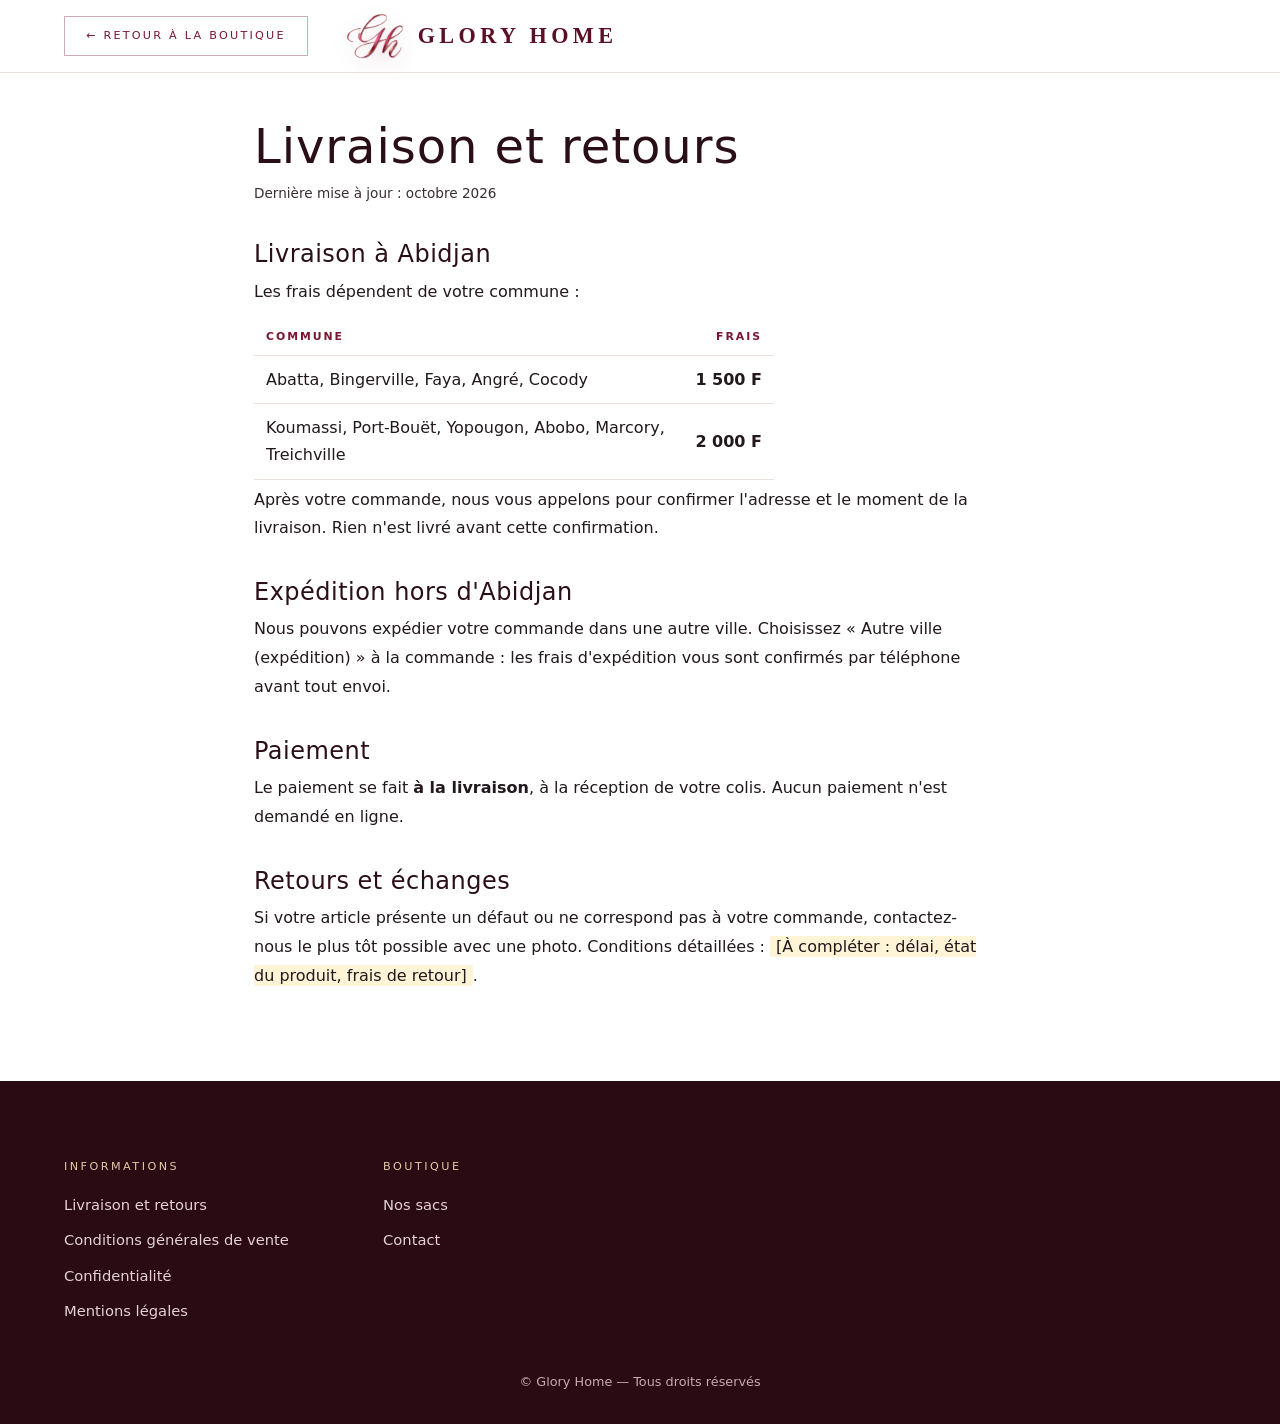
<file: livraison-retours.html>
<!doctype html>
<html lang="fr">
<head>
  <meta charset="utf-8">
  <meta name="viewport" content="width=device-width, initial-scale=1">
  <title>Livraison et retours – Glory Home</title>
  <meta name="description" content="Livraison, paiement et retours chez Glory Home.">
  <meta name="theme-color" content="#faf7f4">
  <link rel="icon" type="image/png" href="images/logo-mark-160.png">
  <link rel="preconnect" href="https://fonts.googleapis.com">
  <link rel="preconnect" href="https://fonts.gstatic.com" crossorigin>
  <link href="https://fonts.googleapis.com/css2?family=Inter:wght@300;400;500;600&family=Playfair+Display:ital,wght@0,400;0,500;0,600;1,400;1,500&display=swap" rel="stylesheet">
  <link rel="stylesheet" href="style.css">
</head>
<body>
  <header class="header solid">
    <a class="header-cta" href="index.html">← Retour à la boutique</a>
    <a href="index.html" class="brand" aria-label="Glory Home – accueil"><img src="images/logo-mark-160.png" alt=""><span>GLORY&nbsp;HOME</span></a>
    <span></span>
  </header>
  <main class="page">
    <div class="legal">
    <h1>Livraison et retours</h1>
    <p class="updated">Dernière mise à jour : octobre 2026</p>
    <h2>Livraison à Abidjan</h2>
    <p>Les frais dépendent de votre commune :</p>
    <table class="fees">
      <thead><tr><th>Commune</th><th style="text-align:right">Frais</th></tr></thead>
      <tbody>
        <tr><td>Abatta, Bingerville, Faya, Angré, Cocody</td><td>1 500 F</td></tr>
        <tr><td>Koumassi, Port-Bouët, Yopougon, Abobo, Marcory, Treichville</td><td>2 000 F</td></tr>
      </tbody>
    </table>
    <p>Après votre commande, nous vous appelons pour confirmer l'adresse et le moment de la livraison. Rien n'est livré avant cette confirmation.</p>
    <h2>Expédition hors d'Abidjan</h2>
    <p>Nous pouvons expédier votre commande dans une autre ville. Choisissez « Autre ville (expédition) » à la commande : les frais d'expédition vous sont confirmés par téléphone avant tout envoi.</p>
    <h2>Paiement</h2>
    <p>Le paiement se fait <b>à la livraison</b>, à la réception de votre colis. Aucun paiement n'est demandé en ligne.</p>
    <h2>Retours et échanges</h2>
    <p>Si votre article présente un défaut ou ne correspond pas à votre commande, contactez-nous le plus tôt possible avec une photo. Conditions détaillées : <span class="todo">[À compléter : délai, état du produit, frais de retour]</span>.</p>
    </div>
  </main>
  <footer class="footer"><div class="foot-grid">
    <nav class="foot-col" aria-label="Informations"><h4>Informations</h4><a href="livraison-retours.html">Livraison et retours</a><a href="cgv.html">Conditions générales de vente</a><a href="confidentialite.html">Confidentialité</a><a href="mentions-legales.html">Mentions légales</a></nav>
    <nav class="foot-col" aria-label="Boutique"><h4>Boutique</h4><a href="index.html#sac">Nos sacs</a><a href="index.html#contact">Contact</a></nav>
  </div><p class="copy">© Glory Home — Tous droits réservés</p></footer>
</body>
</html>
</file>
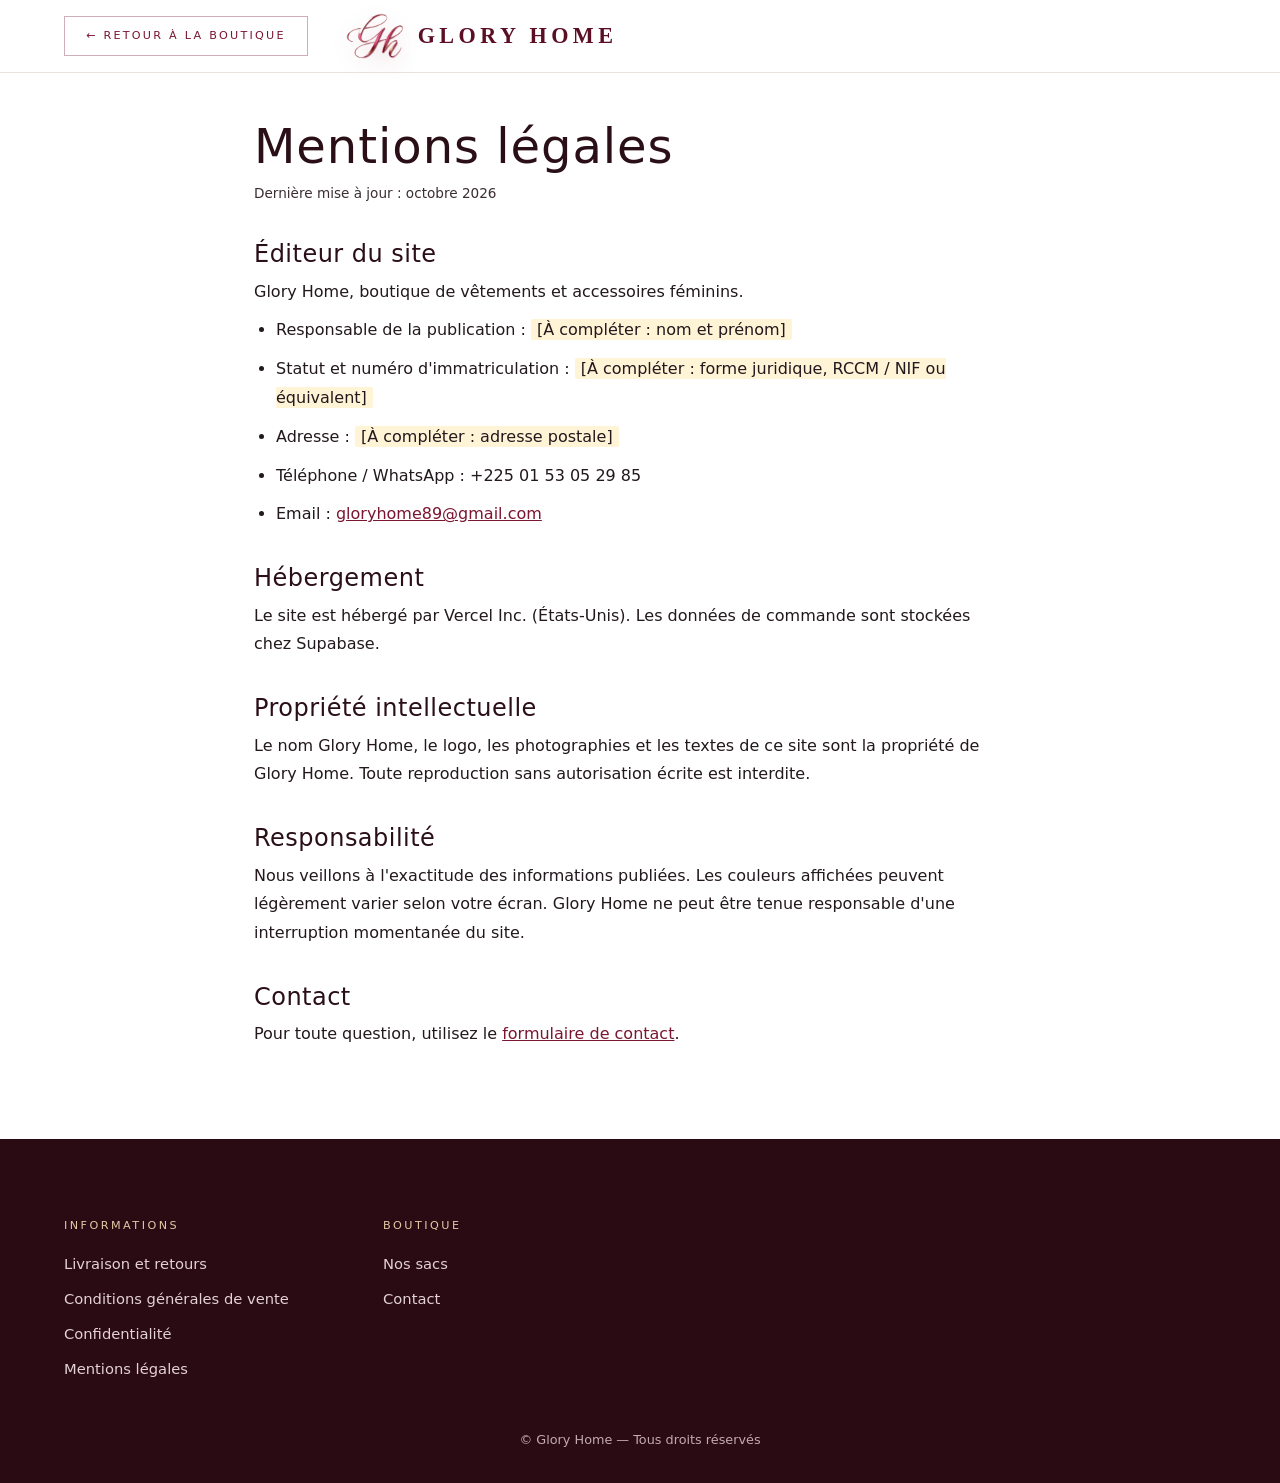
<file: mentions-legales.html>
<!doctype html>
<html lang="fr">
<head>
  <meta charset="utf-8">
  <meta name="viewport" content="width=device-width, initial-scale=1">
  <title>Mentions légales – Glory Home</title>
  <meta name="description" content="Mentions légales de la boutique Glory Home.">
  <meta name="theme-color" content="#faf7f4">
  <link rel="icon" type="image/png" href="images/logo-mark-160.png">
  <link rel="preconnect" href="https://fonts.googleapis.com">
  <link rel="preconnect" href="https://fonts.gstatic.com" crossorigin>
  <link href="https://fonts.googleapis.com/css2?family=Inter:wght@300;400;500;600&family=Playfair+Display:ital,wght@0,400;0,500;0,600;1,400;1,500&display=swap" rel="stylesheet">
  <link rel="stylesheet" href="style.css">
</head>
<body>
  <header class="header solid">
    <a class="header-cta" href="index.html">← Retour à la boutique</a>
    <a href="index.html" class="brand" aria-label="Glory Home – accueil"><img src="images/logo-mark-160.png" alt=""><span>GLORY&nbsp;HOME</span></a>
    <span></span>
  </header>
  <main class="page">
    <div class="legal">
    <h1>Mentions légales</h1>
    <p class="updated">Dernière mise à jour : octobre 2026</p>
    <h2>Éditeur du site</h2>
    <p>Glory Home, boutique de vêtements et accessoires féminins.</p>
    <ul>
      <li>Responsable de la publication : <span class="todo">[À compléter : nom et prénom]</span></li>
      <li>Statut et numéro d'immatriculation : <span class="todo">[À compléter : forme juridique, RCCM / NIF ou équivalent]</span></li>
      <li>Adresse : <span class="todo">[À compléter : adresse postale]</span></li>
      <li>Téléphone / WhatsApp : +225 01 53 05 29 85</li>
      <li>Email : <a href="mailto:gloryhome89@gmail.com">gloryhome89@gmail.com</a></li>
    </ul>
    <h2>Hébergement</h2>
    <p>Le site est hébergé par Vercel Inc. (États-Unis). Les données de commande sont stockées chez Supabase.</p>
    <h2>Propriété intellectuelle</h2>
    <p>Le nom Glory Home, le logo, les photographies et les textes de ce site sont la propriété de Glory Home. Toute reproduction sans autorisation écrite est interdite.</p>
    <h2>Responsabilité</h2>
    <p>Nous veillons à l'exactitude des informations publiées. Les couleurs affichées peuvent légèrement varier selon votre écran. Glory Home ne peut être tenue responsable d'une interruption momentanée du site.</p>
    <h2>Contact</h2>
    <p>Pour toute question, utilisez le <a href="index.html#contact">formulaire de contact</a>.</p>
    </div>
  </main>
  <footer class="footer"><div class="foot-grid">
    <nav class="foot-col" aria-label="Informations"><h4>Informations</h4><a href="livraison-retours.html">Livraison et retours</a><a href="cgv.html">Conditions générales de vente</a><a href="confidentialite.html">Confidentialité</a><a href="mentions-legales.html">Mentions légales</a></nav>
    <nav class="foot-col" aria-label="Boutique"><h4>Boutique</h4><a href="index.html#sac">Nos sacs</a><a href="index.html#contact">Contact</a></nav>
  </div><p class="copy">© Glory Home — Tous droits réservés</p></footer>
</body>
</html>
</file>
<file: style.css>
:root {
  --white: #ffffff;
  --ivory: #faf7f4;
  --pearl: #f3eeea;
  --hair: #ebe2dd;
  --ink: #2a0f17;
  --muted: #4a3b42;
  --bord: #7b1632;
  --bord-dark: #5b0f25;
  --wine: #2a0b14;
  --gold: #b4915a;
  --black: #130a0e;
  --display: "Jost", "Futura", "Century Gothic", system-ui, sans-serif;
  --sans: "Jost", "Futura", "Century Gothic", system-ui, sans-serif;
  --ease: cubic-bezier(.2, .7, .2, 1);
  --pad: clamp(20px, 5vw, 72px);
  --shadow: 0 24px 60px -24px rgba(60, 15, 30, .28);
}
* { box-sizing: border-box; margin: 0; padding: 0; }
html { scroll-behavior: smooth; scroll-padding-top: 72px; }
body { background: var(--white); color: var(--ink); font-family: var(--sans); font-weight: 400; line-height: 1.7; -webkit-font-smoothing: antialiased; overflow-x: hidden; }
img { display: block; max-width: 100%; }
a { color: inherit; }
em { font-style: normal; color: var(--bord); }
/* Noms des modèles : mot entre guillemets */
em.name { font-family: var(--display); font-style: normal; white-space: nowrap; }
::selection { background: var(--bord); color: #fff; }
.sr { position: absolute; width: 1px; height: 1px; overflow: hidden; clip: rect(0 0 0 0); white-space: nowrap; }

h1, h2, h3 { font-family: var(--display); font-weight: 400; line-height: 1.1; letter-spacing: .02em; }
.head h2, #mName { font-weight: 400; text-transform: uppercase; letter-spacing: .06em; }
.tab, .eyebrow { font-size: .72rem; letter-spacing: .24em; text-transform: uppercase; color: var(--bord); font-weight: 500; }
.price-tag { display: inline-block; position: relative; background: var(--black); color: #fff; font-family: var(--sans); font-weight: 500; font-size: .95rem; letter-spacing: .16em; padding: 11px 22px 10px; font-variant-numeric: tabular-nums; line-height: 1.2; box-shadow: inset 0 0 0 4px var(--black), inset 0 0 0 5px rgba(255, 255, 255, .28); }

/* Boutons */
.btn { display: inline-block; padding: 15px 38px; background: var(--bord); color: #fff; text-decoration: none; font-size: .74rem; letter-spacing: .2em; text-transform: uppercase; font-weight: 500; border: 0; transition: background .35s var(--ease), transform .35s var(--ease), box-shadow .35s; text-align: center; cursor: pointer; }
.btn:hover { background: var(--bord-dark); transform: translateY(-2px); box-shadow: 0 14px 30px -14px rgba(91, 15, 37, .6); }
.btn.ghost { background: transparent; color: var(--bord); box-shadow: inset 0 0 0 1px rgba(123, 22, 50, .35); }
.btn.ghost:hover { background: var(--bord); color: #fff; box-shadow: none; }
.btn-block { display: block; width: 100%; }

/* En-tête clair */
.header { position: fixed; inset: 0 0 auto 0; z-index: 50; height: 72px; display: grid; grid-template-columns: 1fr auto 1fr; align-items: center; padding: 0 var(--pad); background: rgba(255, 255, 255, .82); backdrop-filter: blur(16px); -webkit-backdrop-filter: blur(16px); box-shadow: 0 1px 0 var(--hair); }
.brand { display: flex; align-items: center; gap: 12px; font-weight: 500; font-size: .92rem; letter-spacing: .32em; text-decoration: none; white-space: nowrap; color: var(--bord-dark); }
.brand img { height: 30px; width: auto; }
.brand span { font-family: "Cormorant Garamond", Georgia, serif; font-weight: 700; font-size: 1.32em; letter-spacing: .2em; line-height: 1; }
.nav { display: flex; gap: 30px; }
.nav a, .header-cta { font-size: .7rem; font-weight: 400; letter-spacing: .2em; text-transform: uppercase; text-decoration: none; position: relative; }
.nav a::after { content: ""; position: absolute; left: 0; right: 0; bottom: -6px; height: 1px; background: var(--bord); transform: scaleX(0); transform-origin: left; transition: transform .35s var(--ease); }
.nav a:hover::after { transform: scaleX(1); }
.header-cta { justify-self: end; color: var(--bord); padding: 10px 22px; box-shadow: inset 0 0 0 1px rgba(123, 22, 50, .35); transition: background .3s, color .3s, box-shadow .3s; }
.header-cta:hover { background: var(--bord); color: #fff; box-shadow: none; }
.burger { display: none; background: none; border: 0; width: 32px; height: 32px; position: relative; cursor: pointer; }
.burger span { position: absolute; left: 4px; right: 4px; height: 1px; background: var(--ink); transition: transform .4s var(--ease); }
.burger span:first-child { top: 12px; } .burger span:last-child { top: 20px; }
.menu-open .burger span:first-child { transform: translateY(4px) rotate(45deg); }
.menu-open .burger span:last-child { transform: translateY(-4px) rotate(-45deg); }

/* Hero : deux vitrines côte à côte, on glisse de l'une à l'autre */
.hero { --floor: clamp(96px, 15vh, 140px); position: relative; height: clamp(640px, 100svh, 900px); padding-top: 72px; overflow: hidden; background: #e4ddd4; isolation: isolate; }

.slides { position: absolute; inset: 72px 0 0 0; display: flex; gap: 12px; padding: 14px 7% 64px; overflow-x: auto; scroll-snap-type: x mandatory; overscroll-behavior-x: contain; scrollbar-width: none; cursor: grab; }
.slides::-webkit-scrollbar { display: none; }
.slides.dragging { cursor: grabbing; scroll-snap-type: none; user-select: none; }
.slide { position: relative; flex: 0 0 100%; scroll-snap-align: center; scroll-snap-stop: always; display: grid; grid-template-columns: 1fr 1.1fr; align-items: center; padding: 0 clamp(20px, 4vw, 64px) calc(var(--floor) * .55); gap: clamp(16px, 3vw, 48px); overflow: hidden; transition: opacity .6s var(--ease), filter .6s var(--ease); }
.slide:not(.is-active) { opacity: .5; filter: saturate(.75); }

/* Décor : mur en plâtre, niche voûtée, lumière de vitrine, parquet */
.set { position: absolute; inset: 0; z-index: 0; pointer-events: none; background:
  url("data:image/svg+xml,%3Csvg xmlns='http://www.w3.org/2000/svg' width='220' height='220'%3E%3Cfilter id='n'%3E%3CfeTurbulence type='fractalNoise' baseFrequency='.85' numOctaves='2' stitchTiles='stitch'/%3E%3CfeColorMatrix values='0 0 0 0 .3 0 0 0 0 .22 0 0 0 0 .15 0 0 0 .5 0'/%3E%3C/filter%3E%3Crect width='100%25' height='100%25' filter='url(%23n)'/%3E%3C/svg%3E"),
  linear-gradient(180deg, var(--wall-a) 0%, var(--wall-b) 100%); }
.scene-eclat { --wall-a: #ddd2c5; --wall-b: #c9bbaa; --niche-a: #b3a390; --niche-b: #d3c6b5; }
.scene-t { --wall-a: #d6d9cb; --wall-b: #bfc4b2; --niche-a: #a4ab96; --niche-b: #cbd0bf; }
.niche { position: absolute; left: 73%; translate: -50% 0; width: 44%; top: 6%; bottom: calc(var(--floor) - 3px); border-radius: 999px 999px 0 0; background: linear-gradient(180deg, var(--niche-a), var(--niche-b)); box-shadow: inset 0 26px 70px rgba(50, 32, 18, .38), inset 0 0 0 7px rgba(255, 255, 255, .16), 0 0 0 1px rgba(60, 40, 25, .08); }
.beam { position: absolute; left: 30%; top: -12%; width: 32%; height: 120%; background: linear-gradient(100deg, rgba(255, 246, 226, .6), rgba(255, 246, 226, 0) 85%); transform: skewX(-17deg); filter: blur(26px); opacity: .75; mix-blend-mode: soft-light; }
.floor-plane { position: absolute; left: 0; right: 0; bottom: 0; height: var(--floor); background:
  linear-gradient(180deg, rgba(0, 0, 0, .28) 0%, rgba(0, 0, 0, 0) 38%),
  repeating-linear-gradient(90deg, rgba(0, 0, 0, .09) 0 1px, transparent 1px 150px),
  linear-gradient(180deg, #9a7a5e 0%, #7a5c43 100%);
  box-shadow: inset 0 7px 0 #efe8de, inset 0 8px 0 rgba(0, 0, 0, .1); }

.s-copy { position: relative; z-index: 2; max-width: 470px; }
.s-copy h2 { font-size: clamp(2.1rem, 4.6vw, 3.9rem); margin: 14px 0 18px; font-weight: 400; text-transform: uppercase; letter-spacing: .1em; line-height: 1.12; }
.s-desc { color: #1d1519; font-size: 1.05rem; line-height: 1.75; max-width: 42ch; font-weight: 400; }
.s-row { display: flex; align-items: center; gap: 22px; margin-top: 30px; flex-wrap: wrap; }

/* Le sac posé sur son socle */
.s-art { position: relative; z-index: 1; align-self: stretch; display: flex; flex-direction: column; align-items: center; justify-content: flex-end; min-height: 0; }
.s-art img { position: relative; z-index: 2; flex: 0 1 auto; min-height: 0; width: auto; max-width: min(74%, 500px); object-fit: contain; margin-bottom: -6px; filter: drop-shadow(0 10px 8px rgba(40, 24, 12, .3)); pointer-events: none; }
.stand { position: relative; z-index: 1; flex: none; width: min(64%, 360px); }
.stand::after { content: ""; position: absolute; left: -10%; right: -10%; bottom: -14px; height: 28px; background: radial-gradient(closest-side, rgba(30, 18, 8, .5), rgba(30, 18, 8, 0)); filter: blur(5px); z-index: -1; }
.stand-top { position: relative; display: block; height: 18px; margin-inline: -3.5%; background: linear-gradient(180deg, #f6f1ea, #ddd3c5); box-shadow: 0 2px 3px rgba(0, 0, 0, .18); }
.stand-top::before { content: ""; position: absolute; left: 14%; right: 14%; top: -7px; height: 14px; background: radial-gradient(closest-side, rgba(30, 18, 8, .42), rgba(30, 18, 8, 0)); filter: blur(3px); }
.stand-body { display: block; height: clamp(90px, 17vh, 160px); background: linear-gradient(90deg, #c9bba9 0%, #e8dfd2 26%, #ddd1c1 62%, #b4a48f 100%); box-shadow: inset 0 16px 18px -10px rgba(0, 0, 0, .25); }
.scene-t .stand-body { background: linear-gradient(90deg, #a98a6a 0%, #c7a781 28%, #b8976f 64%, #8c6e50 100%); }

/* Navigation */
.switch { position: absolute; left: 50%; translate: -50% 0; bottom: 20px; display: flex; gap: 28px; z-index: 3; }
.sw { position: relative; display: flex; align-items: baseline; gap: 10px; padding: 8px 2px; background: none; border: 0; cursor: pointer; font: inherit; color: #4a3b42; transition: color .3s; }
.sw::after { content: ""; position: absolute; left: 0; right: 0; bottom: 0; height: 1px; background: currentColor; transform: scaleX(0); transform-origin: left; transition: transform .45s var(--ease); }
.sw:hover { color: var(--ink); }
.sw.is-active { color: var(--ink); }
.sw.is-active::after { transform: scaleX(1); }
.sw-n { font-size: .68rem; letter-spacing: .2em; font-weight: 500; }
.sw-t { font-size: .9rem; letter-spacing: .18em; text-transform: uppercase; white-space: nowrap; font-weight: 400; }

.arrow { position: absolute; z-index: 3; top: calc(50% - 20px); translate: 0 -50%; width: 46px; height: 46px; border-radius: 50%; border: 0; background: rgba(255, 255, 255, .92); color: var(--ink); font-size: 1.1rem; cursor: pointer; box-shadow: 0 10px 28px -12px rgba(40, 24, 12, .5); transition: background .3s, color .3s, transform .3s var(--ease), opacity .3s; }
.arrow:hover { background: var(--ink); color: #fff; }
.arrow:disabled { opacity: 0; pointer-events: none; }
.arrow-prev { left: 14px; } .arrow-next { right: 14px; }
@media (hover: none) { .arrow { display: none; } }


/* En-têtes de section */
.head { display: flex; flex-direction: column; align-items: flex-start; gap: 12px; margin-bottom: clamp(32px, 5vw, 56px); }
.head h2 { font-size: clamp(2rem, 4.2vw, 3.2rem); }

/* Boutique */
.shop { padding: clamp(64px, 9vw, 120px) var(--pad); background: var(--white); }
.product { display: grid; grid-template-columns: 1.1fr .9fr; gap: clamp(28px, 5vw, 88px); align-items: start; }
.stage { position: sticky; top: 96px; height: min(78vh, 760px); display: grid; place-items: center; background: radial-gradient(circle at 50% 40%, #ffffff 0%, #f6f2ee 70%, #efe9e4 100%); overflow: hidden; box-shadow: var(--shadow); }
.stage img { width: min(90%, 720px); max-height: 82%; object-fit: contain; mix-blend-mode: multiply; transition: opacity .25s, transform .9s var(--ease); }
.stage img.swap { opacity: 0; transform: scale(.97); }
.stage:hover img { transform: scale(1.03); }
.stage-tag { position: absolute; left: 20px; top: 20px; background: rgba(255, 255, 255, .8); backdrop-filter: blur(6px); font-size: .7rem; letter-spacing: .2em; text-transform: uppercase; padding: 7px 14px; color: var(--bord-dark); }
.stage-nav { position: absolute; right: 18px; bottom: 18px; display: flex; gap: 10px; }
.stage-nav button { width: 44px; height: 44px; border-radius: 50%; border: 0; background: #fff; color: var(--ink); cursor: pointer; font-size: 1rem; box-shadow: 0 8px 22px -10px rgba(60, 15, 30, .45); transition: background .3s, color .3s, transform .3s; }
.stage-nav button:hover { background: var(--bord); color: #fff; transform: scale(1.06); }
.details { display: flex; flex-direction: column; padding-block: 8px; }
.tabs { display: flex; flex-wrap: wrap; gap: 28px; margin-bottom: 30px; }
.tabs button { font: inherit; font-size: .72rem; font-weight: 400; letter-spacing: .18em; text-transform: uppercase; padding: 0 0 8px; background: none; color: var(--muted); border: 0; border-bottom: 1px solid transparent; cursor: pointer; transition: color .3s, border-color .3s; }
.tabs button:hover { color: var(--ink); }
.tabs button.on { color: var(--bord); border-bottom-color: var(--bord); }
.details h3 { font-size: clamp(2.3rem, 4.2vw, 3.4rem); margin: 10px 0 16px; }
.price { font-size: 1.15rem; padding: 14px 30px 13px; margin-bottom: 24px; align-self: flex-start; }
.desc { color: #2a1f24; font-size: 1.05rem; line-height: 1.8; margin-bottom: 30px; max-width: 54ch; }
.label { font-size: .72rem; letter-spacing: .18em; text-transform: uppercase; color: var(--muted); margin-bottom: 12px; font-weight: 400; }
.label strong { color: var(--ink); font-weight: 500; }
.swatches { display: flex; gap: 14px; margin-bottom: 30px; flex-wrap: wrap; }
.swatch { width: 34px; height: 34px; border-radius: 50%; background: var(--c); border: 0; box-shadow: inset 0 0 0 1px rgba(42, 15, 23, .15); cursor: pointer; position: relative; transition: transform .3s var(--ease); }
.swatch::after { content: ""; position: absolute; inset: -5px; border-radius: 50%; box-shadow: 0 0 0 1px var(--bord); opacity: 0; transition: opacity .3s; }
.swatch.on::after { opacity: 1; }
.swatch:hover { transform: scale(1.1); }
.specs { list-style: none; margin-bottom: 32px; }
.specs li { padding: 14px 0; border-bottom: 1px solid var(--hair); display: grid; grid-template-columns: 100px 1fr; gap: 16px; font-size: 1rem; line-height: 1.6; color: #22181d; }
.specs li:first-child { border-top: 1px solid var(--hair); }
.specs span { font-size: .68rem; letter-spacing: .2em; text-transform: uppercase; color: var(--bord); font-weight: 500; padding-top: 3px; }
.note { text-align: center; font-size: .85rem; color: #3a2d33; margin-top: 14px; }

/* Collection */
.colors { padding: clamp(64px, 9vw, 120px) var(--pad); background: var(--ivory); }
.grid { max-width: 1400px; margin: 0 auto; }
.grid .row { display: grid; grid-template-columns: repeat(5, 1fr); gap: clamp(14px, 2vw, 28px); margin-bottom: clamp(44px, 6vw, 88px); }
.group-title { display: flex; align-items: baseline; gap: 14px; flex-wrap: wrap; font-size: clamp(1.5rem, 2.4vw, 2rem); margin-bottom: 22px; }
.group-title .tab { font-size: .68rem; }
.card { cursor: pointer; outline-offset: 6px; position: relative; }
.card-img { position: relative; aspect-ratio: 4 / 5; background: radial-gradient(circle at 50% 40%, #ffffff 0%, #f6f2ee 75%); display: grid; place-items: center; overflow: hidden; transition: box-shadow .5s var(--ease), transform .5s var(--ease); }
.card-img::before { content: ""; position: absolute; width: 78%; aspect-ratio: 1; border-radius: 50%; background: radial-gradient(circle, rgba(123, 22, 50, .12), rgba(123, 22, 50, 0) 70%); opacity: 0; transform: scale(.7); transition: opacity .6s var(--ease), transform .8s var(--ease); }
.card-img img { position: relative; width: 90%; mix-blend-mode: multiply; transition: transform 1s var(--ease); }
.card:hover .card-img { box-shadow: var(--shadow); transform: translateY(-4px); }
.card:hover .card-img::before { opacity: 1; transform: scale(1); }
.card:hover .card-img img { transform: scale(1.06); }
.card-info { display: flex; justify-content: space-between; align-items: center; gap: 8px; padding: 14px 2px 0; }
.card-info h4 { font-family: var(--display); font-weight: 500; font-size: 1.1rem; }
.card-info .price-tag { font-size: .72rem; padding: 7px 13px 6px; letter-spacing: .12em; box-shadow: inset 0 0 0 3px var(--black), inset 0 0 0 4px rgba(255, 255, 255, .28); }

/* Éditorial */
.editorial { position: relative; min-height: 70svh; display: grid; place-items: center; text-align: center; padding: 100px var(--pad); color: #fff; overflow: hidden; }
.editorial-img { position: absolute; inset: 0; background: linear-gradient(rgba(42, 11, 20, .5), rgba(42, 11, 20, .62)), url("images/trio-lifestyle.jpg") center 55% / cover fixed; }
.editorial blockquote { position: relative; max-width: 880px; }
.editorial p { font-family: "Bodoni Moda", "Didot", Georgia, serif; font-style: italic; font-size: clamp(2.4rem, 6vw, 5rem); font-weight: 400; line-height: 1.15; }
.editorial cite { display: inline-block; margin-top: 26px; font-style: normal; font-size: .7rem; font-weight: 400; letter-spacing: .3em; text-transform: uppercase; color: #ecd7c0; }

/* Savoir-faire */
.craft { background: var(--white); padding: clamp(64px, 9vw, 120px) var(--pad); }
.craft-grid { display: grid; grid-template-columns: repeat(3, 1fr); gap: clamp(28px, 5vw, 72px); }
.craft-grid article { padding-top: 22px; position: relative; }
.craft-grid article::before { content: ""; position: absolute; top: 0; left: 0; width: 44px; height: 1px; background: var(--bord); transition: width .6s var(--ease); }
.craft-grid article:hover::before { width: 100%; }
.num { font-family: var(--display); color: var(--gold); font-size: 1.1rem; }
.craft-grid h3 { font-size: 1.6rem; margin: 12px 0 10px; }
.craft-grid p { color: #2c2127; font-size: 1rem; line-height: 1.75; }

/* Commander */
.order { background: var(--bord-dark); color: #f6eaea; padding: clamp(64px, 9vw, 120px) var(--pad); }
.order .tab { color: #e3c9a5; }
.order .head em { color: #e8c9a0; }
.steps { list-style: none; display: grid; grid-template-columns: repeat(3, 1fr); gap: clamp(24px, 4vw, 56px); margin-bottom: 52px; }
.steps span { display: block; font-family: var(--display); font-size: 3rem; line-height: 1; color: #d9b98a; margin-bottom: 12px; }
.steps h3 { font-size: 1.5rem; margin-bottom: 6px; }
.steps p { color: #f0e0e2; font-size: 1rem; }
.contact-links { display: flex; flex-wrap: wrap; gap: 14px; }
.order .btn { background: #faf3ee; color: var(--bord-dark); }
.order .btn:hover { background: #fff; box-shadow: 0 14px 30px -14px rgba(0, 0, 0, .5); }
.order .btn.ghost { background: transparent; color: #faf3ee; box-shadow: inset 0 0 0 1px rgba(250, 243, 238, .5); }
.order .btn.ghost:hover { background: #faf3ee; color: var(--bord-dark); }

/* Pied de page */
.footer { background: var(--wine); color: #c4a9b0; text-align: center; padding: 56px var(--pad) 32px; font-size: .8rem; overflow: hidden; }
.footer-mark { height: 50px; margin: 0 auto 8px; }
.giant { font-family: "Bodoni Moda", "Didot", Georgia, serif; font-weight: 400; font-style: italic; font-size: clamp(3rem, 14vw, 11.5rem); line-height: 1; color: rgba(255, 255, 255, .16); letter-spacing: .01em; margin-bottom: 14px; white-space: nowrap; }
.slogan { font-family: "Bodoni Moda", "Didot", Georgia, serif; font-style: italic; font-size: clamp(1.1rem, 2.4vw, 1.6rem); color: #ecd7c0; text-align: center; margin-bottom: 28px; letter-spacing: .02em; }

/* Apparition */
.reveal { opacity: 0; transform: translateY(22px); transition: opacity .9s var(--ease), transform .9s var(--ease); }
.reveal.in { opacity: 1; transform: none; }
.d1 { transition-delay: .12s; } .d2 { transition-delay: .24s; }

/* Responsive */
@media (max-width: 960px) {
  .burger { display: block; }
  .header-cta { display: none; }
  .brand { font-size: .8rem; letter-spacing: .24em; }
  .brand img { height: 26px; }
  .nav { position: fixed; inset: 72px 0 auto 0; flex-direction: column; gap: 0; background: #fff; transform: translateY(-130%); transition: transform .5s var(--ease); z-index: -1; box-shadow: 0 20px 40px -20px rgba(60, 15, 30, .3); }
  .nav a { padding: 18px var(--pad); border-top: 1px solid var(--hair); }
  .nav a::after { display: none; }
  .menu-open .nav { transform: none; }
  .hero { height: clamp(700px, 100svh, 920px); }
  .slides { padding: 10px 6% 56px; gap: 10px; }
  .slide { grid-template-columns: 1fr; grid-template-rows: 60% 1fr; padding: 0; gap: 0; background: var(--ivory); }
  .set { bottom: auto; height: 60%; }
  .niche { left: 50%; width: 78%; top: 4%; bottom: 60px; }
  .beam { left: 6%; width: 50%; }
  .floor-plane { height: 64px; }
  .s-art { order: -1; padding-bottom: 24px; }
  .s-art img { max-width: min(70%, 380px); }
  .stand { width: min(58%, 260px); }
  .stand-body { height: clamp(60px, 11vh, 100px); }
  .s-copy { max-width: none; text-align: center; padding: 18px 22px 0; align-self: start; }
  .s-copy h2 { margin: 6px 0 8px; font-size: clamp(1.7rem, 7vw, 2.4rem); }
  .s-desc { margin-inline: auto; font-size: .96rem; line-height: 1.6; }
  .s-row { justify-content: center; margin-top: 16px; }
  .switch { bottom: 14px; }
  .product { grid-template-columns: 1fr; }
  .stage { position: relative; top: 0; height: 62svh; }
  .grid .row { grid-template-columns: repeat(2, 1fr); }
  .craft-grid, .steps { grid-template-columns: 1fr; }
  .editorial-img { background-attachment: scroll; }
}
@media (prefers-reduced-motion: reduce) {
  *, *::before, *::after { animation: none !important; transition: none !important; }
  html { scroll-behavior: auto; }
  .reveal { opacity: 1; transform: none; }
  .slides { scroll-behavior: auto; }
}

/* ===== Boutique en ligne : panier, commande, formulaires, aide ===== */
.skip { position: absolute; left: 12px; top: -60px; z-index: 100; background: var(--bord); color: #fff; padding: 10px 16px; text-decoration: none; transition: top .2s; }
.skip:focus { top: 12px; }
:focus-visible { outline: 2px solid var(--bord); outline-offset: 3px; }
.hr { justify-self: end; display: flex; align-items: center; gap: 14px; }
.cart-btn { position: relative; width: 44px; height: 44px; display: grid; place-items: center; background: none; border: 0; color: var(--bord-dark); cursor: pointer; transition: transform .3s var(--ease); }
.cart-btn:hover { transform: scale(1.08); }
.cart-count { position: absolute; top: 2px; right: 0; min-width: 18px; height: 18px; padding: 0 5px; border-radius: 9px; background: var(--bord); color: #fff; font-size: .68rem; font-weight: 600; display: grid; place-items: center; }
.cart-count[hidden] { display: none; }
.lock { overflow: hidden; }

/* Fiche produit : achat */
.stock-note { color: var(--bord); font-size: .88rem; font-weight: 500; margin: -14px 0 18px; }
.buy { display: flex; gap: 14px; align-items: stretch; margin-bottom: 30px; }
.buy .btn { flex: 1; }
.buy .btn:disabled { background: #b9aeb2; cursor: not-allowed; transform: none; box-shadow: none; }
.qty { display: flex; align-items: center; box-shadow: inset 0 0 0 1px var(--hair); }
.qty button { width: 44px; border: 0; background: none; font-size: 1.2rem; cursor: pointer; color: var(--ink); }
.qty button:hover { color: var(--bord); }
.qty span { min-width: 34px; text-align: center; font-weight: 500; font-variant-numeric: tabular-nums; }
.trust { list-style: none; display: grid; grid-template-columns: repeat(3, 1fr); margin-top: 26px; border-top: 1px solid var(--hair); }
.trust li { padding: 16px 12px 0 0; font-size: .86rem; line-height: 1.5; color: #2a1f24; }
.trust li + li { padding-left: 16px; border-left: 1px solid var(--hair); }
.trust b { display: block; margin-bottom: 2px; font-size: .64rem; font-weight: 500; letter-spacing: .22em; text-transform: uppercase; color: var(--bord); }

/* Panier latéral */
.overlay { position: fixed; inset: 0; z-index: 60; background: rgba(42, 11, 20, .45); backdrop-filter: blur(2px); }
.overlay[hidden] { display: none; }
.drawer { position: fixed; top: 0; right: 0; bottom: 0; z-index: 70; width: min(440px, 100%); display: flex; flex-direction: column; background: #fff; box-shadow: -30px 0 80px -30px rgba(42, 11, 20, .5); transform: translateX(105%); transition: transform .5s var(--ease); visibility: hidden; }
.drawer.open { transform: none; visibility: visible; }
.drawer-head { display: flex; justify-content: space-between; align-items: center; padding: 22px 24px; box-shadow: 0 1px 0 var(--hair); }
.drawer-head h2 { font-size: 1.5rem; }
.x { background: none; border: 0; font-size: 1.1rem; cursor: pointer; width: 40px; height: 40px; color: var(--ink); }
.x:hover { color: var(--bord); }
.drawer-body { flex: 1; overflow-y: auto; padding: 8px 24px; }
.empty { text-align: center; padding: 60px 0; display: grid; gap: 22px; justify-items: center; color: #3a2d33; }
.empty[hidden], .drawer-foot[hidden] { display: none; }
.lines { list-style: none; }
.line { display: grid; grid-template-columns: 76px 1fr auto; gap: 14px; padding: 18px 0; border-bottom: 1px solid var(--hair); align-items: start; }
.line img { width: 76px; height: 90px; object-fit: contain; background: radial-gradient(circle at 50% 40%, #fff, #f3eeea); mix-blend-mode: multiply; }
.line-name { font-family: var(--display); font-size: 1.05rem; }
.line-sub { font-size: .82rem; color: #3a2d33; margin-bottom: 8px; }
.qty-sm { display: inline-flex; align-items: center; box-shadow: inset 0 0 0 1px var(--hair); }
.qty-sm button { width: 30px; height: 30px; border: 0; background: none; cursor: pointer; font-size: 1rem; }
.qty-sm button:hover { color: var(--bord); }
.qty-sm span { min-width: 26px; text-align: center; font-size: .9rem; }
.line-end { display: flex; flex-direction: column; align-items: flex-end; gap: 10px; }
.line-price { font-weight: 600; font-variant-numeric: tabular-nums; }
.line-del { background: none; border: 0; font-size: .74rem; letter-spacing: .1em; text-transform: uppercase; color: #3a2d33; cursor: pointer; text-decoration: underline; }
.line-del:hover { color: var(--bord); }
.drawer-foot { padding: 20px 24px 24px; box-shadow: 0 -1px 0 var(--hair); display: grid; gap: 16px; }
.totals { display: grid; gap: 8px; }
.totals div { display: flex; justify-content: space-between; gap: 12px; font-size: .95rem; }
.totals dd { font-variant-numeric: tabular-nums; }
.totals .grand { padding-top: 10px; border-top: 1px solid var(--hair); font-weight: 600; font-size: 1.1rem; }

/* Commande */
.checkout { width: min(980px, calc(100% - 24px)); max-height: calc(100dvh - 24px); margin: auto; padding: 0; border: 0; background: #fff; color: var(--ink); box-shadow: 0 40px 120px -30px rgba(42, 11, 20, .6); overflow: auto; }
.checkout::backdrop { background: rgba(42, 11, 20, .55); backdrop-filter: blur(3px); }
.checkout > .x { position: absolute; top: 10px; right: 10px; z-index: 2; }
.co-grid { display: grid; grid-template-columns: 1.4fr 1fr; }
.co-main { padding: clamp(22px, 4vw, 44px); display: grid; gap: 22px; align-content: start; }
.co-main h2 { font-size: clamp(1.7rem, 3vw, 2.2rem); }
.co-side { padding: clamp(22px, 4vw, 44px); background: var(--ivory); display: grid; gap: 16px; align-content: start; }
.co-side h3 { font-size: 1.3rem; }
fieldset { border: 0; display: grid; gap: 12px; }
legend { font-size: .72rem; letter-spacing: .2em; text-transform: uppercase; color: var(--bord); font-weight: 500; margin-bottom: 10px; }
label { display: grid; gap: 6px; font-size: .86rem; color: #2c2127; }
input, textarea { font: inherit; font-size: 1rem; color: var(--ink); background: #fff; border: 0; box-shadow: inset 0 0 0 1px #d9cdc8; padding: 12px 14px; border-radius: 0; width: 100%; transition: box-shadow .25s; }
input:focus, textarea:focus { outline: none; box-shadow: inset 0 0 0 2px var(--bord); }
input:user-invalid, textarea:user-invalid { box-shadow: inset 0 0 0 2px #c0392b; }
.hp { position: absolute; left: -9999px; width: 1px; height: 1px; opacity: 0; }
.opt { display: grid; grid-template-columns: 22px 1fr; gap: 12px; align-items: start; padding: 14px; box-shadow: inset 0 0 0 1px #d9cdc8; cursor: pointer; margin-bottom: 8px; transition: box-shadow .25s, background .25s; }
.opt:has(input:checked) { box-shadow: inset 0 0 0 2px var(--bord); background: #fffafa; }
.opt input { width: 18px; height: 18px; margin-top: 3px; accent-color: var(--bord); box-shadow: none; padding: 0; }
.opt b { display: block; font-weight: 500; color: var(--ink); }
.opt small { color: #3a2d33; font-size: .82rem; }
.check { grid-template-columns: 22px 1fr; align-items: start; gap: 12px; font-size: .88rem; }
.check input { width: 18px; height: 18px; accent-color: var(--bord); box-shadow: none; padding: 0; margin-top: 2px; }
.check a, .faq a, .legal a { color: var(--bord); }
.sum { list-style: none; display: grid; gap: 10px; }
.sum li { display: flex; justify-content: space-between; gap: 12px; font-size: .92rem; }
.sum b { font-weight: 600; font-variant-numeric: tabular-nums; white-space: nowrap; }
.co-note { font-size: .82rem; color: #3a2d33; }
.form-error { background: #fdecea; color: #8a1c12; padding: 10px 14px; font-size: .88rem; }
.form-error[hidden] { display: none; }
.done { padding: clamp(28px, 5vw, 56px); display: grid; gap: 14px; justify-items: center; text-align: center; max-width: 520px; margin: 0 auto; }
.done[hidden] { display: none; }
.tick { width: 64px; height: 64px; border-radius: 50%; background: var(--bord); color: #fff; display: grid; place-items: center; font-size: 1.8rem; }
.done .num { font-family: var(--display); font-size: clamp(1.6rem, 5vw, 2.2rem); color: var(--bord); letter-spacing: .04em; }
.done-help { color: #2a1f24; margin: 6px 0 10px; }
.done .btn { width: 100%; }
.link-btn { background: none; border: 0; font: inherit; font-size: .82rem; letter-spacing: .12em; text-transform: uppercase; text-decoration: underline; cursor: pointer; color: #3a2d33; padding: 8px; }

.toast { position: fixed; left: 50%; bottom: 24px; z-index: 90; transform: translate(-50%, 30px); background: var(--black); color: #fff; padding: 13px 22px; font-size: .9rem; opacity: 0; pointer-events: none; transition: opacity .4s var(--ease), transform .4s var(--ease); max-width: calc(100% - 32px); text-align: center; }
.toast.on { opacity: 1; transform: translate(-50%, 0); }

/* Aide et contact */
.faq, .contact { padding: clamp(64px, 9vw, 120px) var(--pad); background: var(--white); }
.contact { background: var(--ivory); }
.faq-list { max-width: 860px; }
.faq details { border-bottom: 1px solid var(--hair); }
.faq details:first-child { border-top: 1px solid var(--hair); }
.faq summary { list-style: none; cursor: pointer; padding: 20px 40px 20px 0; position: relative; font-family: var(--display); font-size: 1.2rem; }
.faq summary::-webkit-details-marker { display: none; }
.faq summary::after { content: "+"; position: absolute; right: 6px; top: 50%; translate: 0 -50%; font-family: var(--sans); font-size: 1.4rem; color: var(--bord); transition: rotate .3s var(--ease); }
.faq details[open] summary::after { rotate: 45deg; }
.faq details p { padding: 0 0 22px; color: #2a1f24; max-width: 68ch; line-height: 1.8; }
.contact-grid { display: grid; grid-template-columns: 1fr 1.2fr; gap: clamp(28px, 5vw, 80px); align-items: start; }
.contact-intro { color: #2a1f24; font-size: 1.05rem; line-height: 1.8; max-width: 44ch; }
.form { display: grid; gap: 16px; }
.form-msg { font-size: .9rem; min-height: 1.2em; }
.form-msg.ok { color: #1f6b3a; }
.form-msg.bad { color: #8a1c12; }

/* Pied de page complet */
.footer { text-align: left; padding-top: clamp(48px, 6vw, 80px); }
.foot-grid { display: grid; grid-template-columns: 1.1fr .8fr .9fr 1.3fr; gap: clamp(24px, 4vw, 56px); padding-bottom: 48px; }
.foot-brand { color: #e3d1d6; line-height: 1.6; }
.foot-brand .footer-mark { margin: 0 0 12px; height: 46px; }
.foot-col { display: grid; gap: 10px; align-content: start; }
.footer h4 { font-family: var(--sans); font-size: .7rem; letter-spacing: .22em; text-transform: uppercase; color: #e3c9a5; font-weight: 500; margin-bottom: 6px; }
.footer a { color: #e3d1d6; text-decoration: none; font-size: .92rem; }
.footer a:hover { color: #fff; text-decoration: underline; }
.foot-news p { font-size: .9rem; margin-bottom: 12px; color: #d6c3c9; }
.news-row { display: flex; gap: 8px; }
.news-row input { background: rgba(255, 255, 255, .08); color: #fff; box-shadow: inset 0 0 0 1px rgba(255, 255, 255, .25); }
.news-row input::placeholder { color: #b9a3aa; }
.news-row .btn { padding: 12px 18px; background: #faf3ee; color: var(--bord-dark); white-space: nowrap; }
.foot-news .form-msg.ok { color: #9be0b3; }
.foot-news .form-msg.bad { color: #ffb4a8; }
.footer .giant { text-align: center; margin-bottom: 18px; }
.footer .copy { text-align: center; }

/* Pages secondaires : légales, suivi */
.page { padding: 120px var(--pad) 80px; max-width: 900px; margin: 0 auto; }
.page h1 { font-size: clamp(2rem, 5vw, 3rem); margin-bottom: 8px; }
.page .updated { color: #3a2d33; font-size: .85rem; margin-bottom: 36px; }
.legal h2 { font-size: 1.5rem; margin: 36px 0 10px; }
.legal p, .legal li { color: #22181d; line-height: 1.8; margin-bottom: 10px; max-width: 72ch; }
.legal ul { padding-left: 22px; }
.todo { background: #fff4d6; padding: 1px 6px; border-radius: 2px; }
.track-form { display: grid; gap: 14px; max-width: 460px; margin: 28px 0; }
.track-result { max-width: 560px; }
.steps-track { list-style: none; display: grid; gap: 0; margin: 24px 0; }
.steps-track li { position: relative; padding: 0 0 22px 34px; color: #4a3b42; }
.steps-track li::before { content: ""; position: absolute; left: 0; top: 4px; width: 14px; height: 14px; border-radius: 50%; background: #e3d8d3; }
.steps-track li::after { content: ""; position: absolute; left: 6px; top: 20px; bottom: 0; width: 2px; background: #e3d8d3; }
.steps-track li:last-child::after { display: none; }
.steps-track li.done-s { color: var(--ink); }
.steps-track li.done-s::before, .steps-track li.done-s::after { background: var(--bord); }
.steps-track li.now { font-weight: 600; }

@media (max-width: 960px) {
  .hr .header-cta { display: none; }
  .co-grid, .contact-grid { grid-template-columns: 1fr; }
  .foot-grid { grid-template-columns: 1fr 1fr; }
  .foot-news { grid-column: 1 / -1; }
}
@media (max-width: 560px) {
  .foot-grid { grid-template-columns: 1fr; }
  .buy { flex-wrap: wrap; }
  .qty { width: 100%; justify-content: space-between; }
  .qty button { width: 56px; height: 46px; }
  .news-row { flex-direction: column; }
}
/* Coordonnées et bouton WhatsApp */
.contact-side { display: grid; gap: 22px; justify-items: start; }
.contact-list { list-style: none; display: grid; gap: 14px; }
.contact-list li { display: grid; gap: 2px; }
.contact-list span { font-size: .68rem; letter-spacing: .2em; text-transform: uppercase; color: var(--bord); font-weight: 500; }
.contact-list a { font-family: var(--display); font-size: clamp(1.3rem, 2.4vw, 1.7rem); text-decoration: none; color: var(--ink); overflow-wrap: anywhere; }
.contact-list a:hover { color: var(--bord); }
.foot-contact { margin-top: 14px; line-height: 1.9; }

/* ===== En-tête : logo mis en valeur, menu bien séparé ===== */
.header { display: flex; align-items: center; gap: clamp(20px, 3vw, 48px); }
.brand { order: 0; gap: 14px; font-size: 1.05rem; letter-spacing: .3em; margin-right: auto; }
.brand img { height: 46px; filter: drop-shadow(0 6px 10px rgba(123, 22, 50, .18)); }
.nav { order: 1; gap: clamp(18px, 2.2vw, 34px); }
.hr { order: 2; }
.burger { order: 3; }
@media (min-width: 961px) and (max-width: 1100px) { .brand { letter-spacing: .22em; font-size: .95rem; } .nav a { font-size: .66rem; letter-spacing: .14em; } }
@media (max-width: 960px) {
  .header { display: grid; grid-template-columns: 1fr auto 1fr; gap: 0; }
  .brand { order: 0; margin-right: 0; font-size: .86rem; letter-spacing: .24em; gap: 10px; }
  .brand img { height: 38px; }
  .burger, .nav, .hr { order: 0; }
}

/* ===== Icône WhatsApp ===== */
.wa-ico::before { content: ""; display: inline-block; flex: none; width: 1.25em; height: 1.25em; margin-right: .6em; vertical-align: -.25em; background: currentColor; -webkit-mask: url("data:image/svg+xml,%3Csvg%20xmlns%3D%27http%3A%2F%2Fwww.w3.org%2F2000%2Fsvg%27%20viewBox%3D%270%200%20448%20512%27%3E%3Cpath%20d%3D%27M380.9%2097.1C339%2055.1%20283.2%2032%20223.9%2032c-122.4%200-222%2099.6-222%20222%200%2039.1%2010.2%2077.3%2029.6%20111L0%20480l117.7-30.9c32.4%2017.7%2068.9%2027%20106.1%2027h.1c122.3%200%20224.1-99.6%20224.1-222%200-59.3-25.2-115-67.1-157zm-157%20341.6c-33.2%200-65.7-8.9-94-25.7l-6.7-4-69.8%2018.3L72%20359.2l-4.4-7c-18.5-29.4-28.2-63.3-28.2-98.2%200-101.7%2082.8-184.5%20184.6-184.5%2049.3%200%2095.6%2019.2%20130.4%2054.1%2034.8%2034.9%2056.2%2081.2%2056.1%20130.5%200%20101.8-84.9%20184.6-186.6%20184.6zm101.2-138.2c-5.5-2.8-32.8-16.2-37.9-18-5.1-1.9-8.8-2.8-12.5%202.8-3.7%205.6-14.3%2018-17.6%2021.8-3.2%203.7-6.5%204.2-12%201.4-32.6-16.3-54-29.1-75.5-66-5.7-9.8%205.7-9.1%2016.3-30.3%201.8-3.7.9-6.9-.5-9.7-1.4-2.8-12.5-30.1-17.1-41.2-4.5-10.8-9.1-9.3-12.5-9.5-3.2-.2-6.9-.2-10.6-.2-3.700%200-9.7%201.4-14.8%206.9-5.1%205.6-19.4%2019-19.4%2046.3%200%2027.3%2019.9%2053.7%2022.6%2057.4%202.8%203.7%2039.1%2059.7%2094.8%2083.8%2035.2%2015.2%2049%2016.5%2066.6%2013.9%2010.7-1.6%2032.8-13.4%2037.4-26.4%204.6-13%204.6-24.1%203.2-26.4-1.3-2.5-5-3.9-10.5-6.6z%27%2F%3E%3C%2Fsvg%3E") center / contain no-repeat; mask: url("data:image/svg+xml,%3Csvg%20xmlns%3D%27http%3A%2F%2Fwww.w3.org%2F2000%2Fsvg%27%20viewBox%3D%270%200%20448%20512%27%3E%3Cpath%20d%3D%27M380.9%2097.1C339%2055.1%20283.2%2032%20223.9%2032c-122.4%200-222%2099.6-222%20222%200%2039.1%2010.2%2077.3%2029.6%20111L0%20480l117.7-30.9c32.4%2017.7%2068.9%2027%20106.1%2027h.1c122.3%200%20224.1-99.6%20224.1-222%200-59.3-25.2-115-67.1-157zm-157%20341.6c-33.2%200-65.7-8.9-94-25.7l-6.7-4-69.8%2018.3L72%20359.2l-4.4-7c-18.5-29.4-28.2-63.3-28.2-98.2%200-101.7%2082.8-184.5%20184.6-184.5%2049.3%200%2095.6%2019.2%20130.4%2054.1%2034.8%2034.9%2056.2%2081.2%2056.1%20130.5%200%20101.8-84.9%20184.6-186.6%20184.6zm101.2-138.2c-5.5-2.8-32.8-16.2-37.9-18-5.1-1.9-8.8-2.8-12.5%202.8-3.7%205.6-14.3%2018-17.6%2021.8-3.2%203.7-6.5%204.2-12%201.4-32.6-16.3-54-29.1-75.5-66-5.7-9.8%205.7-9.1%2016.3-30.3%201.8-3.7.9-6.9-.5-9.7-1.4-2.8-12.5-30.1-17.1-41.2-4.5-10.8-9.1-9.3-12.5-9.5-3.2-.2-6.9-.2-10.6-.2-3.700%200-9.7%201.4-14.8%206.9-5.1%205.6-19.4%2019-19.4%2046.3%200%2027.3%2019.9%2053.7%2022.6%2057.4%202.8%203.7%2039.1%2059.7%2094.8%2083.8%2035.2%2015.2%2049%2016.5%2066.6%2013.9%2010.7-1.6%2032.8-13.4%2037.4-26.4%204.6-13%204.6-24.1%203.2-26.4-1.3-2.5-5-3.9-10.5-6.6z%27%2F%3E%3C%2Fsvg%3E") center / contain no-repeat; }
.btn.wa-ico { display: inline-flex; align-items: center; justify-content: center; }
.btn.btn-block.wa-ico { display: flex; }
.contact-list a.wa-ico::before { width: .9em; height: .9em; vertical-align: -.05em; color: #1fa855; }

/* ===== Décor d'accueil plus doux ===== */
[hidden] { display: none !important; }
.s-ghost, .halo { display: none; }

/* Livraison : liste déroulante, note du panier, tableau des tarifs */
select { font: inherit; font-size: 1rem; color: var(--ink); background: #fff; border: 0; box-shadow: inset 0 0 0 1px #d9cdc8; padding: 12px 14px; border-radius: 0; width: 100%; appearance: none; background-image: linear-gradient(45deg, transparent 50%, var(--bord) 50%), linear-gradient(135deg, var(--bord) 50%, transparent 50%); background-position: calc(100% - 20px) 50%, calc(100% - 14px) 50%; background-size: 6px 6px; background-repeat: no-repeat; }
select:focus { outline: none; box-shadow: inset 0 0 0 2px var(--bord); }
.cart-note { font-size: .82rem; color: #3a2d33; }
.fees { width: 100%; max-width: 520px; border-collapse: collapse; margin: 14px 0 6px; font-size: 1rem; }
.fees th { text-align: left; font-size: .68rem; letter-spacing: .18em; text-transform: uppercase; color: var(--bord); padding: 8px 12px; border-bottom: 1px solid var(--hair); }
.fees td { padding: 10px 12px; border-bottom: 1px solid var(--hair); color: #22181d; }
.fees td:last-child { font-weight: 600; white-space: nowrap; text-align: right; }
</file>
